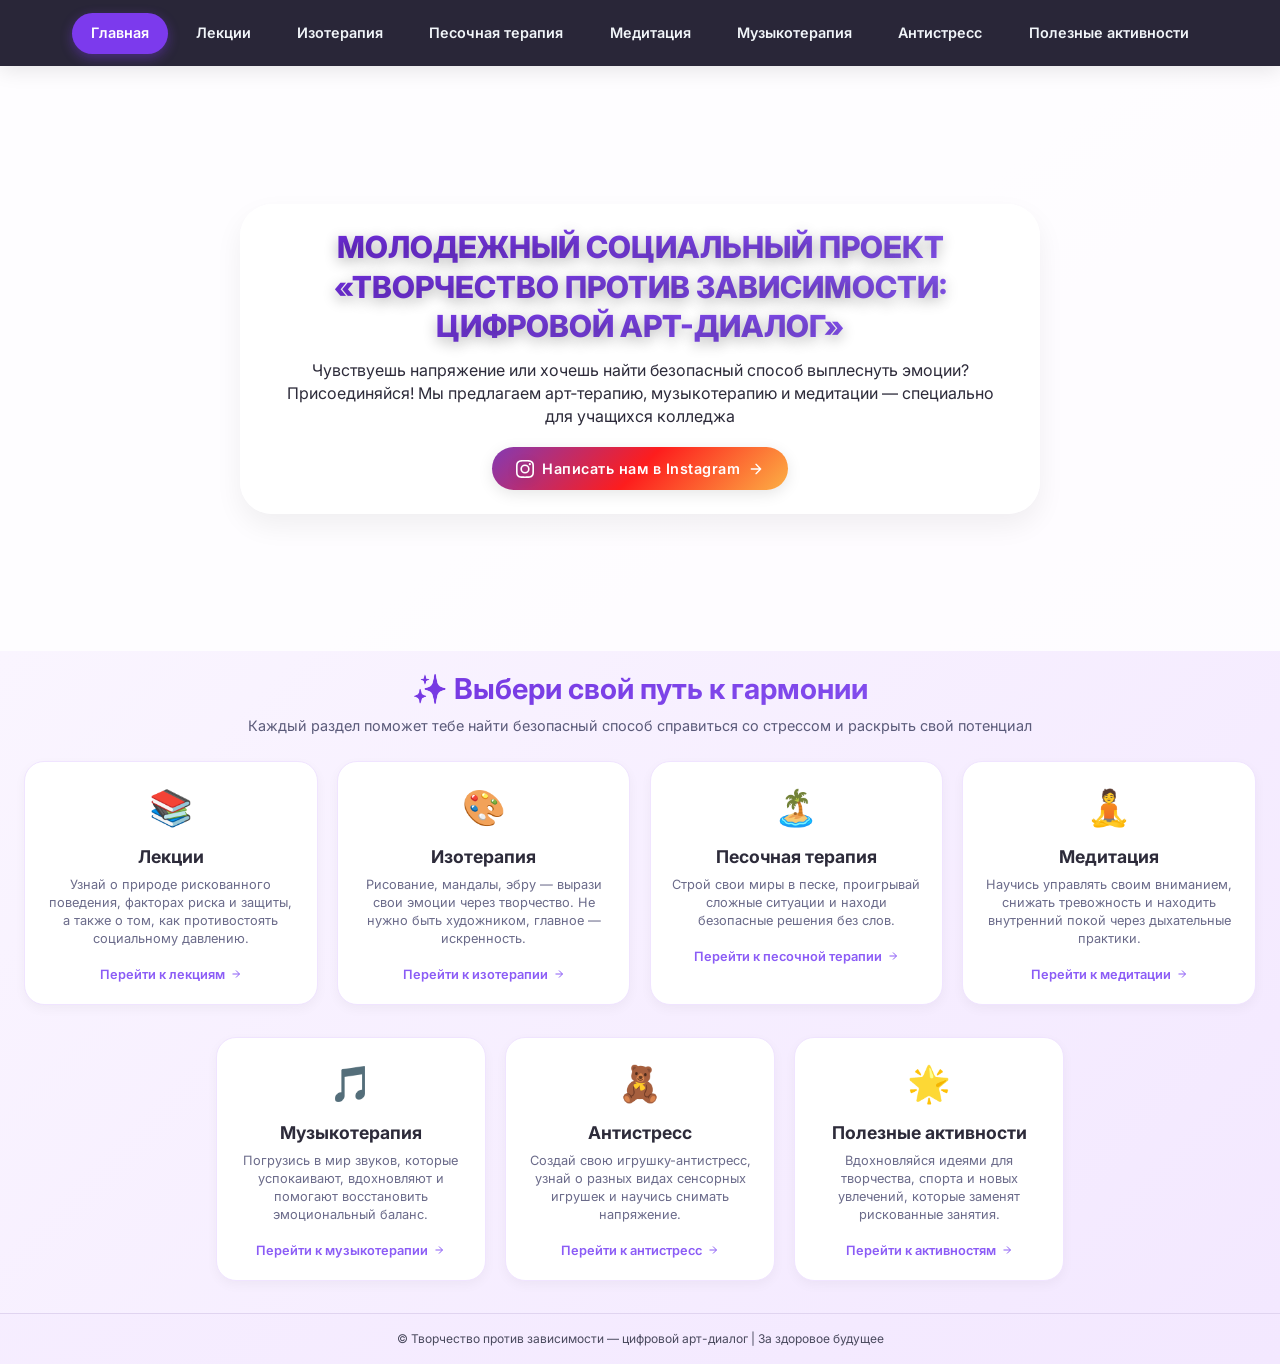
<file: index.html>
<!DOCTYPE html>
<html lang="ru">
<head>
    <meta charset="UTF-8">
    <meta name="viewport" content="width=device-width, initial-scale=1.0">
    <title>Главная | Творчество против зависимости</title>
    <link rel="preconnect" href="https://fonts.googleapis.com">
    <link rel="preconnect" href="https://fonts.gstatic.com" crossorigin>
    <link href="https://fonts.googleapis.com/css2?family=Inter:opsz,wght@14..32,300;14..32,400;14..32,500;14..32,600;14..32,700;14..32,800&display=swap" rel="stylesheet">
    <link rel="stylesheet" href="style.css">
    <style>
        /* Специальные стили ТОЛЬКО для главной страницы */
        body {
            background: linear-gradient(145deg, #faf5ff 0%, #f3e8ff 100%);
        }
        
        .hero {
            background-size: cover;
            background-position: center;
            min-height: 65vh;
            display: flex;
            align-items: center;
            justify-content: center;
            position: relative;
            padding: 1rem 0;
        }
        
        .hero::before {
            content: '';
            position: absolute;
            top: 0;
            left: 0;
            width: 100%;
            height: 100%;
            background: rgba(255, 255, 255, 0.85);
            z-index: 1;
        }
        
        .hero-content {
            position: relative;
            z-index: 2;
            max-width: 50rem;
            background: rgba(255, 255, 255, 0.96);
            backdrop-filter: blur(8px);
            border-radius: 32px;
            padding: 1.5rem 2rem;
            text-align: center;
            margin: 0.5rem;
            box-shadow: 0 12px 28px rgba(0, 0, 0, 0.06);
        }
        
        .hero-title {
            font-size: 1.9rem;
            font-weight: 800;
            background: linear-gradient(135deg, #6d28d9, #8b5cf6);
            -webkit-background-clip: text;
            background-clip: text;
            color: transparent;
            margin-bottom: 0.75rem;
            line-height: 1.3;
        }
        
        .hero-text {
            font-size: 1rem;
            color: #2d2b3a;
            margin-bottom: 1.2rem;
            line-height: 1.45;
        }
        
        .btn-instagram {
            display: inline-flex;
            align-items: center;
            justify-content: center;
            gap: 8px;
            background: linear-gradient(135deg, #833ab4 0%, #fd1d1d 50%, #fcb045 100%);
            padding: 0.65rem 1.5rem;
            border-radius: 50px;
            color: white;
            font-weight: 600;
            font-size: 0.9rem;
            text-decoration: none;
            transition: all 0.3s ease;
            position: relative;
            overflow: hidden;
            box-shadow: 0 4px 15px rgba(0, 0, 0, 0.1);
        }
        
        .btn-instagram::before {
            content: '';
            position: absolute;
            top: 0;
            left: -100%;
            width: 100%;
            height: 100%;
            background: linear-gradient(90deg, transparent, rgba(255, 255, 255, 0.3), transparent);
            transition: left 0.5s ease;
        }
        
        .btn-instagram:hover::before {
            left: 100%;
        }
        
        .btn-instagram:hover {
            transform: translateY(-2px);
            box-shadow: 0 6px 18px rgba(0, 0, 0, 0.15);
        }
        
        .instagram-icon {
            width: 18px;
            height: 18px;
        }
        
        .arrow-icon {
            width: 16px;
            height: 16px;
            transition: transform 0.3s ease;
        }
        
        .btn-instagram:hover .arrow-icon {
            transform: translateX(4px);
        }
        
        /* Секция с карточками разделов */
        .sections-section {
            padding: 1rem 1.5rem 2rem;
            background: linear-gradient(135deg, #faf5ff 0%, #f3e8ff 100%);
        }
        
        .sections-container {
            max-width: 1300px;
            margin: 0 auto;
        }
        
        .sections-title {
            text-align: center;
            font-size: 1.8rem;
            font-weight: 700;
            background: linear-gradient(135deg, #6d28d9, #8b5cf6);
            -webkit-background-clip: text;
            background-clip: text;
            color: transparent;
            margin-bottom: 0.3rem;
        }
        
        .sections-subtitle {
            text-align: center;
            color: #5b5b7a;
            font-size: 0.9rem;
            margin-bottom: 1.5rem;
        }
        
        /* Сетка для первых 4 карточек */
        .first-four-grid {
            display: grid;
            grid-template-columns: repeat(4, 1fr);
            gap: 1.2rem;
            margin-bottom: 2rem;
        }
        
        /* Сетка для последних 3 карточек - центрированная */
        .last-three-grid {
            display: flex;
            justify-content: center;
            gap: 1.2rem;
            flex-wrap: wrap;
        }
        
        .section-card {
            background: white;
            border-radius: 20px;
            padding: 1.2rem;
            text-align: center;
            text-decoration: none;
            transition: all 0.3s ease;
            box-shadow: 0 4px 12px rgba(0, 0, 0, 0.04);
            border: 1px solid #f0e4ff;
            display: block;
            flex: 0 1 270px;
        }
        
        .section-card:hover {
            transform: translateY(-4px);
            box-shadow: 0 10px 24px rgba(109, 40, 217, 0.1);
            border-color: #c4b5fd;
        }
        
        .card-icon {
            font-size: 2.2rem;
            margin-bottom: 0.6rem;
            display: inline-block;
        }
        
        .section-card h3 {
            font-size: 1.1rem;
            font-weight: 700;
            color: #2d2b3a;
            margin-bottom: 0.4rem;
        }
        
        .section-card p {
            font-size: 0.8rem;
            color: #6b6b8a;
            line-height: 1.4;
            margin-bottom: 0.8rem;
        }
        
        .card-link {
            display: inline-flex;
            align-items: center;
            gap: 5px;
            color: #8b5cf6;
            font-weight: 600;
            font-size: 0.8rem;
            transition: gap 0.3s ease;
        }
        
        .section-card:hover .card-link {
            gap: 8px;
        }
        
        .card-link svg {
            width: 12px;
            height: 12px;
            transition: transform 0.3s ease;
        }
        
        .section-card:hover .card-link svg {
            transform: translateX(3px);
        }
        
        /* Разные цвета для иконок карточек */
        .card-icon.lectures { color: #8b5cf6; }
        .card-icon.art { color: #ec489a; }
        .card-icon.sand { color: #f59e0b; }
        .card-icon.meditation { color: #10b981; }
        .card-icon.music { color: #3b82f6; }
        .card-icon.anti-stress { color: #ef4444; }
        .card-icon.activities { color: #14b8a6; }
        
        /* Футер с минимальными отступами */
        .footer {
            padding: 1rem;
            border-top: 1px solid #e0d4f0;
            margin-top: 0;
            font-size: 0.75rem;
        }
        
        @media (max-width: 1024px) {
            .first-four-grid {
                grid-template-columns: repeat(2, 1fr);
                gap: 1.2rem;
            }
            .last-three-grid {
                gap: 1.2rem;
            }
            .section-card {
                flex: 0 1 calc(33.33% - 1rem);
                min-width: 220px;
            }
        }
        
        @media (max-width: 768px) {
            .hero {
                min-height: 55vh;
                padding: 0.5rem 0;
            }
            .hero-title {
                font-size: 1.2rem;
            }
            .hero-content {
                padding: 1rem 1.2rem;
                margin: 0.3rem;
            }
            .hero-text {
                font-size: 0.85rem;
                margin-bottom: 1rem;
            }
            .btn-instagram {
                padding: 0.5rem 1rem;
                font-size: 0.75rem;
                gap: 5px;
            }
            .instagram-icon {
                width: 16px;
                height: 16px;
            }
            .arrow-icon {
                width: 14px;
                height: 14px;
            }
            .sections-section {
                padding: 0.8rem 1rem 1.5rem;
            }
            .sections-title {
                font-size: 1.3rem;
                margin-bottom: 0.2rem;
            }
            .sections-subtitle {
                font-size: 0.75rem;
                margin-bottom: 1rem;
            }
            .first-four-grid {
                grid-template-columns: 1fr;
                gap: 0.8rem;
                margin-bottom: 1.5rem;
            }
            .last-three-grid {
                flex-direction: column;
                align-items: center;
                gap: 0.8rem;
            }
            .section-card {
                flex: none;
                width: 100%;
                max-width: 100%;
                padding: 1rem;
            }
            .card-icon {
                font-size: 1.8rem;
                margin-bottom: 0.4rem;
            }
            .section-card h3 {
                font-size: 0.95rem;
                margin-bottom: 0.3rem;
            }
            .section-card p {
                font-size: 0.7rem;
                margin-bottom: 0.6rem;
            }
            .footer {
                padding: 0.8rem;
                font-size: 0.65rem;
            }
        }
        
        @media (max-width: 480px) {
            .hero-title {
                font-size: 1rem;
            }
            .hero-content {
                padding: 0.8rem 1rem;
            }
            .sections-title {
                font-size: 1.1rem;
            }
        }
    </style>
</head>
<body>
    <header class="header">
        <nav class="navbar">
            <div class="nav-container">
                <ul class="nav-menu">
                    <li><a href="index.html" class="nav-link active">Главная</a></li>
                    <li><a href="lectures.html" class="nav-link">Лекции</a></li>
                    <li><a href="izotherapy.html" class="nav-link">Изотерапия</a></li>
                    <li><a href="sand-therapy.html" class="nav-link">Песочная терапия</a></li>
                    <li><a href="meditation.html" class="nav-link">Медитация</a></li>
                    <li><a href="music-therapy.html" class="nav-link">Музыкотерапия</a></li>
                    <li><a href="anti-stress.html" class="nav-link">Антистресс</a></li>
                    <li><a href="activities.html" class="nav-link">Полезные активности</a></li>
                </ul>
            </div>
        </nav>
    </header>

    <main>
        <!-- Герой-секция -->
        <section class="hero" style="background-image: url('https://images.pexels.com/photos/7130560/pexels-photo-7130560.jpeg?auto=compress&cs=tinysrgb&w=1600');">
            <div class="hero-content">
                <h1 class="hero-title">МОЛОДЕЖНЫЙ СОЦИАЛЬНЫЙ ПРОЕКТ<br>«ТВОРЧЕСТВО ПРОТИВ ЗАВИСИМОСТИ: ЦИФРОВОЙ АРТ-ДИАЛОГ»</h1>
                <p class="hero-text">Чувствуешь напряжение или хочешь найти безопасный способ выплеснуть эмоции? Присоединяйся! Мы предлагаем арт‑терапию, музыкотерапию и медитации — специально для учащихся колледжа</p>
                <a href="https://ig.me/m/ggkst_1" target="_blank" class="btn-instagram">
                    <svg class="instagram-icon" viewBox="0 0 24 24" fill="currentColor" xmlns="http://www.w3.org/2000/svg">
                        <path d="M12 2.163c3.204 0 3.584.012 4.85.07 1.366.062 2.633.336 3.608 1.311.975.975 1.249 2.242 1.311 3.608.058 1.266.07 1.646.07 4.85s-.012 3.584-.07 4.85c-.062 1.366-.336 2.633-1.311 3.608-.975.975-2.242 1.249-3.608 1.311-1.266.058-1.646.07-4.85.07s-3.584-.012-4.85-.07c-1.366-.062-2.633-.336-3.608-1.311-.975-.975-1.249-2.242-1.311-3.608-.058-1.266-.07-1.646-.07-4.85s.012-3.584.07-4.85c.062-1.366.336-2.633 1.311-3.608.975-.975 2.242-1.249 3.608-1.311 1.266-.058 1.646-.07 4.85-.07zM12 0C8.741 0 8.332.014 7.052.072 5.772.13 4.905.332 4.142.63c-.79.314-1.46.736-2.128 1.404-.668.668-1.09 1.338-1.404 2.128-.298.763-.5 1.63-.558 2.91C.014 8.332 0 8.741 0 12c0 3.259.014 3.668.072 4.948.058 1.28.26 2.147.558 2.91.314.79.736 1.46 1.404 2.128.668.668 1.338 1.09 2.128 1.404.763.298 1.63.5 2.91.558 1.28.058 1.689.072 4.948.072s3.668-.014 4.948-.072c1.28-.058 2.147-.26 2.91-.558.79-.314 1.46-.736 2.128-1.404.668-.668 1.09-1.338 1.404-2.128.298-.763.5-1.63.558-2.91.058-1.28.072-1.689.072-4.948s-.014-3.668-.072-4.948c-.058-1.28-.26-2.147-.558-2.91-.314-.79-.736-1.46-1.404-2.128-.668-.668-1.338-1.09-2.128-1.404-.763-.298-1.63-.5-2.91-.558C15.668.014 15.259 0 12 0z"/>
                        <path d="M12 5.838a6.162 6.162 0 1 0 0 12.324 6.162 6.162 0 0 0 0-12.324zM12 16a4 4 0 1 1 0-8 4 4 0 0 1 0 8z"/>
                        <circle cx="18.406" cy="5.594" r="1.44"/>
                    </svg>
                    <span>Написать нам в Instagram</span>
                    <svg class="arrow-icon" viewBox="0 0 24 24" fill="none" stroke="currentColor" stroke-width="2" stroke-linecap="round" stroke-linejoin="round">
                        <path d="M5 12h14M12 5l7 7-7 7"/>
                    </svg>
                </a>
            </div>
        </section>

        <!-- Секция с карточками разделов -->
        <section class="sections-section">
            <div class="sections-container">
                <h2 class="sections-title">✨ Выбери свой путь к гармонии</h2>
                <p class="sections-subtitle">Каждый раздел поможет тебе найти безопасный способ справиться со стрессом и раскрыть свой потенциал</p>
                
                <!-- Первые 4 карточки -->
                <div class="first-four-grid">
                    <a href="lectures.html" class="section-card">
                        <div class="card-icon lectures">📚</div>
                        <h3>Лекции</h3>
                        <p>Узнай о природе рискованного поведения, факторах риска и защиты, а также о том, как противостоять социальному давлению.</p>
                        <span class="card-link">
                            Перейти к лекциям
                            <svg viewBox="0 0 24 24" fill="none" stroke="currentColor" stroke-width="2">
                                <path d="M5 12h14M12 5l7 7-7 7"/>
                            </svg>
                        </span>
                    </a>
                    
                    <a href="izotherapy.html" class="section-card">
                        <div class="card-icon art">🎨</div>
                        <h3>Изотерапия</h3>
                        <p>Рисование, мандалы, эбру — вырази свои эмоции через творчество. Не нужно быть художником, главное — искренность.</p>
                        <span class="card-link">
                            Перейти к изотерапии
                            <svg viewBox="0 0 24 24" fill="none" stroke="currentColor" stroke-width="2">
                                <path d="M5 12h14M12 5l7 7-7 7"/>
                            </svg>
                        </span>
                    </a>
                    
                    <a href="sand-therapy.html" class="section-card">
                        <div class="card-icon sand">🏝️</div>
                        <h3>Песочная терапия</h3>
                        <p>Строй свои миры в песке, проигрывай сложные ситуации и находи безопасные решения без слов.</p>
                        <span class="card-link">
                            Перейти к песочной терапии
                            <svg viewBox="0 0 24 24" fill="none" stroke="currentColor" stroke-width="2">
                                <path d="M5 12h14M12 5l7 7-7 7"/>
                            </svg>
                        </span>
                    </a>
                    
                    <a href="meditation.html" class="section-card">
                        <div class="card-icon meditation">🧘</div>
                        <h3>Медитация</h3>
                        <p>Научись управлять своим вниманием, снижать тревожность и находить внутренний покой через дыхательные практики.</p>
                        <span class="card-link">
                            Перейти к медитации
                            <svg viewBox="0 0 24 24" fill="none" stroke="currentColor" stroke-width="2">
                                <path d="M5 12h14M12 5l7 7-7 7"/>
                            </svg>
                        </span>
                    </a>
                </div>
                
                <!-- Последние 3 карточки - центрированные -->
                <div class="last-three-grid">
                    <a href="music-therapy.html" class="section-card">
                        <div class="card-icon music">🎵</div>
                        <h3>Музыкотерапия</h3>
                        <p>Погрузись в мир звуков, которые успокаивают, вдохновляют и помогают восстановить эмоциональный баланс.</p>
                        <span class="card-link">
                            Перейти к музыкотерапии
                            <svg viewBox="0 0 24 24" fill="none" stroke="currentColor" stroke-width="2">
                                <path d="M5 12h14M12 5l7 7-7 7"/>
                            </svg>
                        </span>
                    </a>
                    
                    <a href="anti-stress.html" class="section-card">
                        <div class="card-icon anti-stress">🧸</div>
                        <h3>Антистресс</h3>
                        <p>Создай свою игрушку-антистресс, узнай о разных видах сенсорных игрушек и научись снимать напряжение.</p>
                        <span class="card-link">
                            Перейти к антистресс
                            <svg viewBox="0 0 24 24" fill="none" stroke="currentColor" stroke-width="2">
                                <path d="M5 12h14M12 5l7 7-7 7"/>
                            </svg>
                        </span>
                    </a>
                    
                    <a href="activities.html" class="section-card">
                        <div class="card-icon activities">🌟</div>
                        <h3>Полезные активности</h3>
                        <p>Вдохновляйся идеями для творчества, спорта и новых увлечений, которые заменят рискованные занятия.</p>
                        <span class="card-link">
                            Перейти к активностям
                            <svg viewBox="0 0 24 24" fill="none" stroke="currentColor" stroke-width="2">
                                <path d="M5 12h14M12 5l7 7-7 7"/>
                            </svg>
                        </span>
                    </a>
                </div>
            </div>
        </section>
    </main>

    <footer class="footer">
        <p>© Творчество против зависимости — цифровой арт-диалог | За здоровое будущее</p>
    </footer>

    <script src="main.js"></script>
</body>
</html>
</file>
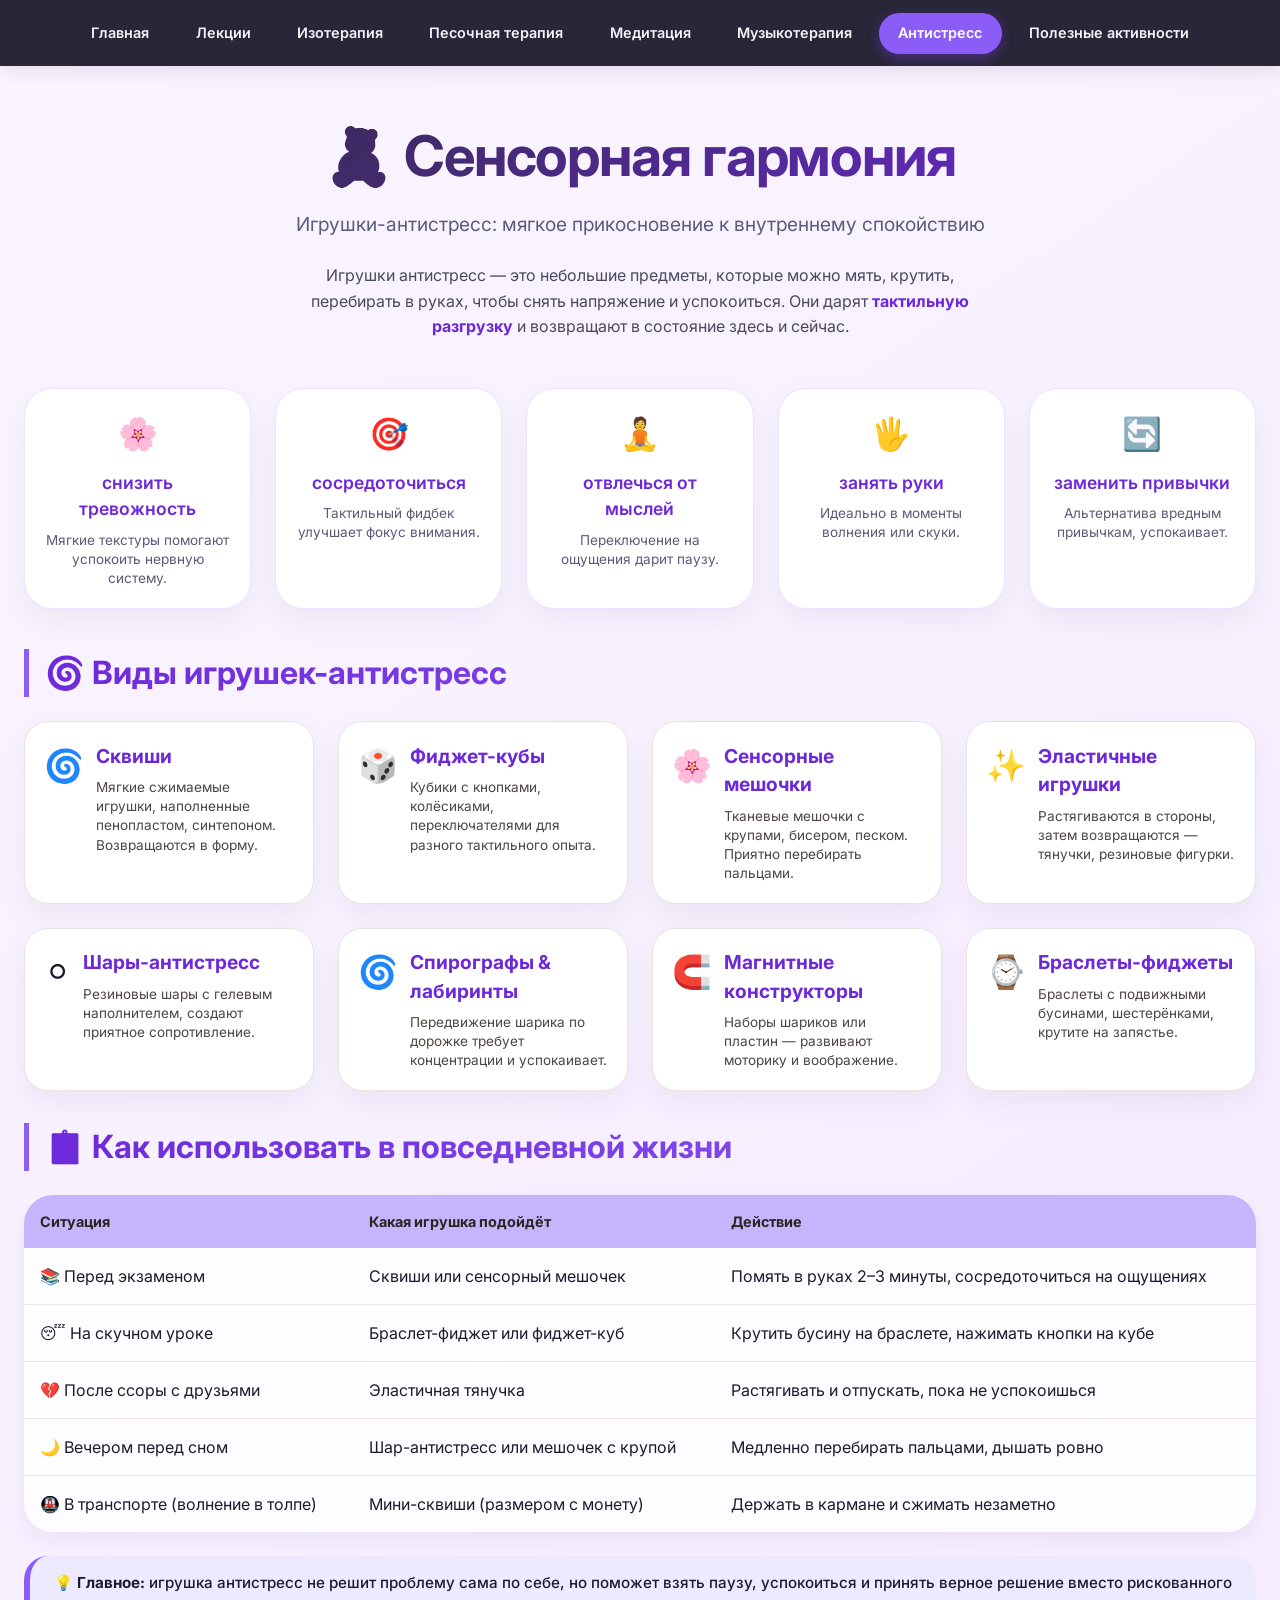
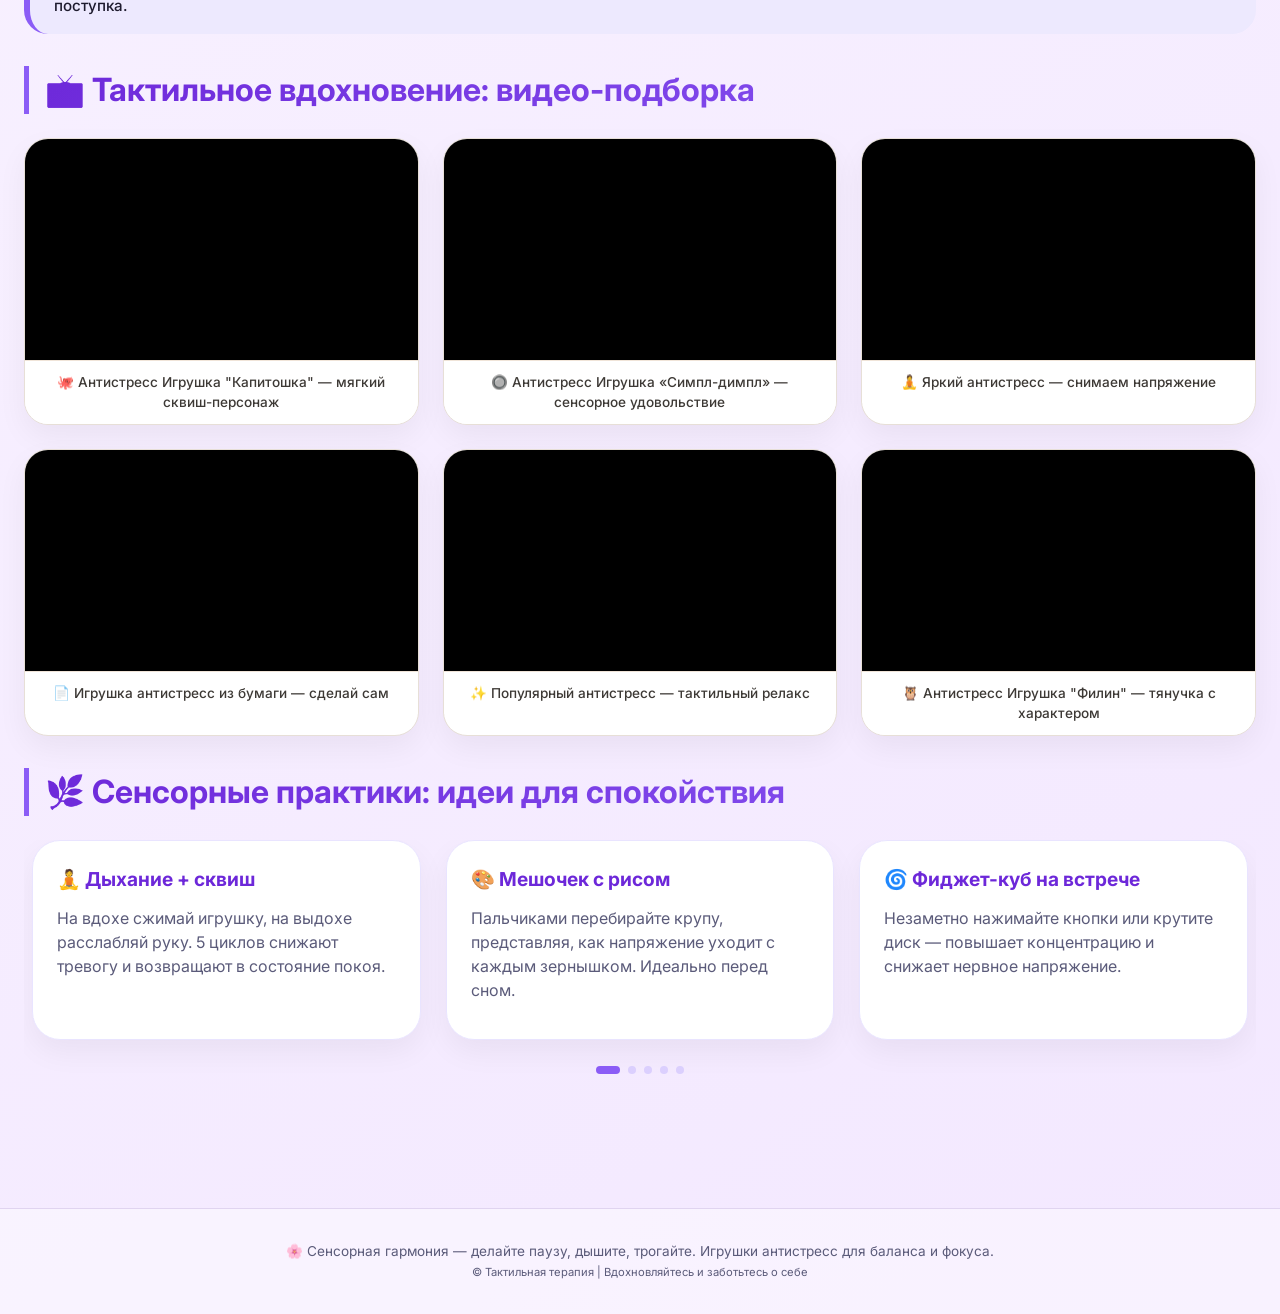
<file: anti-stress.html>
<!DOCTYPE html>
<html lang="ru">
<head>
    <meta charset="UTF-8">
    <meta name="viewport" content="width=device-width, initial-scale=1.0">
    <title>Антистресс игрушки | Творчество против зависимости</title>
    <link rel="preconnect" href="https://fonts.googleapis.com">
    <link rel="preconnect" href="https://fonts.gstatic.com" crossorigin>
    <link href="https://fonts.googleapis.com/css2?family=Inter:opsz,wght@14..32,300;14..32,400;14..32,500;14..32,600;14..32,700;14..32,800&display=swap" rel="stylesheet">
    <link rel="stylesheet" href="https://cdn.jsdelivr.net/npm/swiper@11/swiper-bundle.min.css"/>
    <style>
        * {
            margin: 0;
            padding: 0;
            box-sizing: border-box;
        }

        :root {
            --bg-gradient: linear-gradient(145deg, #faf5ff 0%, #f3e8ff 100%);
            --card-white: #ffffff;
            --primary: #8b5cf6;
            --primary-dark: #6d28d9;
            --primary-light: #c4b5fd;
            --primary-soft: #ede9fe;
            --text-dark: #1e1b2e;
            --text-muted: #5b5b7a;
            --shadow-sm: 0 12px 30px rgba(0, 0, 0, 0.05);
            --shadow-hover: 0 20px 35px -12px rgba(109, 40, 217, 0.2);
        }

        body {
            font-family: 'Inter', system-ui, -apple-system, sans-serif;
            background: var(--bg-gradient);
            color: var(--text-dark);
            line-height: 1.5;
            min-height: 100vh;
            overflow-x: hidden;
        }

        .header {
            background: rgba(30, 27, 46, 0.95);
            backdrop-filter: blur(16px);
            position: sticky;
            top: 0;
            z-index: 1000;
            box-shadow: 0 4px 20px rgba(0, 0, 0, 0.1);
        }

        .navbar {
            max-width: 1400px;
            margin: 0 auto;
            padding: 0.8rem 1.5rem;
        }

        .nav-container {
            width: 100%;
        }

        .nav-menu {
            display: flex;
            flex-wrap: wrap;
            justify-content: center;
            gap: 0.5rem;
            list-style: none;
        }

        .nav-menu li a {
            display: inline-block;
            padding: 0.6rem 1.2rem;
            font-size: 0.9rem;
            font-weight: 600;
            border-radius: 40px;
            color: #f1f5f9;
            text-decoration: none;
            transition: all 0.25s ease;
        }

        .nav-menu li a:hover {
            background: rgba(255, 255, 255, 0.2);
            transform: translateY(-2px);
        }

        .nav-menu li a.active {
            background: var(--primary);
            color: white;
            box-shadow: 0 4px 12px rgba(124, 58, 237, 0.4);
        }

        main {
            max-width: 1300px;
            margin: 0 auto;
            padding: 2rem 1.5rem 3rem;
            overflow-x: hidden;
        }

        /* Hero section */
        .hero-section {
            text-align: center;
            margin-bottom: 2rem;
            padding: 1rem 1rem;
        }

        .hero-title {
            font-size: 3.5rem;
            font-weight: 700;
            background: linear-gradient(135deg, #2d2b3a, #6d28d9);
            -webkit-background-clip: text;
            background-clip: text;
            color: transparent;
            letter-spacing: -0.02em;
            margin-bottom: 0.75rem;
        }

        .hero-subtitle {
            font-size: 1.2rem;
            color: #5b5b7a;
            font-weight: 400;
            margin-bottom: 1.5rem;
        }

        .hero-description {
            max-width: 700px;
            margin: 0 auto;
            color: #4a4a5e;
            font-size: 1rem;
            line-height: 1.6;
        }

        .hero-description strong {
            color: #6d28d9;
        }

        /* Cards grid */
        .cards-grid {
            display: grid;
            grid-template-columns: repeat(auto-fit, minmax(210px, 1fr));
            gap: 1.5rem;
            margin: 2rem 0 2.5rem;
        }

        .card {
            background: var(--card-white);
            border-radius: 28px;
            padding: 1.3rem;
            box-shadow: var(--shadow-sm);
            transition: 0.25s;
            border: 1px solid #e9e4ff;
            text-align: center;
        }

        .card:hover {
            transform: translateY(-4px);
            box-shadow: var(--shadow-hover);
        }

        .card-icon {
            font-size: 2rem;
            margin-bottom: 0.75rem;
            display: block;
        }

        .card h4 {
            color: var(--primary-dark);
            font-size: 1.1rem;
            margin-bottom: 0.5rem;
            font-weight: 600;
        }

        .card p {
            font-size: 0.85rem;
            color: var(--text-muted);
            line-height: 1.4;
        }

        /* Section headers */
        .section-header {
            font-size: 2rem;
            font-weight: 700;
            background: linear-gradient(135deg, var(--primary-dark), var(--primary));
            -webkit-background-clip: text;
            background-clip: text;
            color: transparent;
            margin: 2rem 0 1.2rem 0;
            border-left: 5px solid var(--primary);
            padding-left: 1rem;
        }

        /* Info note */
        .info-note {
            background: var(--primary-soft);
            border-left: 6px solid var(--primary);
            padding: 1rem 1.5rem;
            border-radius: 24px;
            margin: 1.5rem 0;
            font-weight: 500;
            font-size: 0.95rem;
        }

        /* Types grid */
        .types-grid {
            display: grid;
            grid-template-columns: repeat(auto-fill, minmax(280px, 1fr));
            gap: 1.5rem;
            margin: 1.5rem 0;
        }

        .type-card {
            background: white;
            border-radius: 24px;
            padding: 1.2rem;
            border: 1px solid #ece3db;
            transition: 0.2s;
            box-shadow: var(--shadow-sm);
            display: flex;
            align-items: flex-start;
            gap: 12px;
        }

        .type-card:hover {
            transform: translateY(-3px);
            border-color: var(--primary-light);
        }

        .type-icon {
            font-size: 2rem;
            flex-shrink: 0;
        }

        .type-content {
            flex: 1;
        }

        .type-title {
            font-weight: 700;
            font-size: 1.2rem;
            margin-bottom: 0.5rem;
            color: var(--primary-dark);
        }

        .type-desc {
            color: #4b4743;
            font-size: 0.85rem;
            line-height: 1.4;
        }

        /* Table */
        .styled-table {
            width: 100%;
            border-collapse: separate;
            border-spacing: 0;
            background: #ffffffd9;
            border-radius: 1.8rem;
            overflow: hidden;
            box-shadow: 0 8px 20px rgba(0,0,0,0.05);
            margin: 1.5rem 0;
        }

        .styled-table th {
            background: var(--primary-light);
            padding: 1rem;
            font-weight: 700;
            font-size: 0.9rem;
            color: #2b2520;
            text-align: left;
        }

        .styled-table td {
            padding: 1rem;
            border-bottom: 1px solid #f0e7df;
            vertical-align: top;
        }

        .styled-table tr:last-child td {
            border-bottom: none;
        }

        /* Video grid */
        .video-grid {
            display: grid;
            grid-template-columns: repeat(auto-fit, minmax(300px, 1fr));
            gap: 1.5rem;
            margin: 1.5rem 0;
        }

        .video-card {
            background: white;
            border-radius: 1.5rem;
            overflow: hidden;
            box-shadow: var(--shadow-sm);
            transition: 0.2s;
            border: 1px solid #e7dfd7;
        }

        .video-card:hover {
            transform: translateY(-4px);
            box-shadow: var(--shadow-hover);
        }

        .video-wrapper {
            position: relative;
            width: 100%;
            padding-bottom: 56.25%;
            background: #000;
        }

        .video-wrapper iframe {
            position: absolute;
            top: 0;
            left: 0;
            width: 100%;
            height: 100%;
            border: 0;
        }

        .video-caption {
            padding: 0.7rem 1rem;
            font-weight: 500;
            font-size: 0.85rem;
            background: white;
            color: #3d3935;
            text-align: center;
            border-top: 1px solid #f0e4d8;
        }

        /* Swiper styles - ИСПРАВЛЕННЫЕ */
        .swiper-container {
            width: 100%;
            overflow: hidden;
            position: relative;
            margin: 1.5rem 0 2.5rem;
            padding: 0 0.5rem;
        }

        .swiper {
            width: 100%;
            overflow: visible;
        }

        .swiper-wrapper {
            display: flex;
        }

        .swiper-slide {
            height: auto;
            flex-shrink: 0;
        }

        .sand-card {
            background: white;
            border-radius: 28px;
            padding: 1.5rem;
            box-shadow: var(--shadow-sm);
            min-height: 200px;
            border: 1px solid #e9e4ff;
            transition: all 0.3s ease;
            height: 100%;
        }

        .sand-card:hover {
            transform: translateY(-5px);
            box-shadow: var(--shadow-hover);
            border-color: var(--primary-light);
        }

        .sand-card h4 {
            color: var(--primary-dark);
            margin-bottom: 0.8rem;
            font-size: 1.2rem;
        }

        .sand-card p {
            color: var(--text-muted);
            line-height: 1.5;
        }

        .swiper-pagination {
            position: relative;
            bottom: auto;
            margin-top: 1.5rem;
            text-align: center;
        }

        .swiper-pagination-bullet {
            background: var(--primary-light);
            opacity: 0.5;
            width: 8px;
            height: 8px;
        }

        .swiper-pagination-bullet-active {
            background: var(--primary);
            opacity: 1;
            width: 24px;
            border-radius: 4px;
        }

        .footer {
            text-align: center;
            padding: 2rem 1rem;
            color: var(--text-muted);
            border-top: 1px solid #e0d4f0;
            margin-top: 2rem;
            background: rgba(255,255,255,0.4);
            font-size: 0.85rem;
        }

        @media (max-width: 768px) {
            .hero-title { font-size: 2.2rem; }
            .section-header { font-size: 1.5rem; }
            .type-card { padding: 1rem; }
            .type-icon { font-size: 1.6rem; }
            .cards-grid { gap: 1rem; }
            .card { padding: 1rem; }
            .sand-card { padding: 1rem; }
        }
    </style>
</head>
<body>
    <header class="header">
        <nav class="navbar">
            <div class="nav-container">
                <ul class="nav-menu">
                    <li><a href="index.html" class="nav-link">Главная</a></li>
                    <li><a href="lectures.html" class="nav-link">Лекции</a></li>
                    <li><a href="izotherapy.html" class="nav-link">Изотерапия</a></li>
                    <li><a href="sand-therapy.html" class="nav-link">Песочная терапия</a></li>
                    <li><a href="meditation.html" class="nav-link">Медитация</a></li>
                    <li><a href="music-therapy.html" class="nav-link">Музыкотерапия</a></li>
                    <li><a href="anti-stress.html" class="nav-link active">Антистресс</a></li>
                    <li><a href="activities.html" class="nav-link">Полезные активности</a></li>
                </ul>
            </div>
        </nav>
    </header>

    <main>
        <!-- Заголовок -->
        <div class="hero-section">
            <h1 class="hero-title">🧸 Сенсорная гармония</h1>
            <p class="hero-subtitle">Игрушки-антистресс: мягкое прикосновение к внутреннему спокойствию</p>
            <div class="hero-description">
                Игрушки антистресс — это небольшие предметы, которые можно мять, крутить, перебирать в руках, чтобы снять напряжение и успокоиться. Они дарят <strong>тактильную разгрузку</strong> и возвращают в состояние здесь и сейчас.
            </div>
        </div>

        <!-- Подробные карточки преимуществ -->
        <div class="cards-grid">
            <div class="card">
                <span class="card-icon">🌸</span>
                <h4>снизить тревожность</h4>
                <p>Мягкие текстуры помогают успокоить нервную систему.</p>
            </div>
            <div class="card">
                <span class="card-icon">🎯</span>
                <h4>сосредоточиться</h4>
                <p>Тактильный фидбек улучшает фокус внимания.</p>
            </div>
            <div class="card">
                <span class="card-icon">🧘</span>
                <h4>отвлечься от мыслей</h4>
                <p>Переключение на ощущения дарит паузу.</p>
            </div>
            <div class="card">
                <span class="card-icon">🖐️</span>
                <h4>занять руки</h4>
                <p>Идеально в моменты волнения или скуки.</p>
            </div>
            <div class="card">
                <span class="card-icon">🔄</span>
                <h4>заменить привычки</h4>
                <p>Альтернатива вредным привычкам, успокаивает.</p>
            </div>
        </div>

        <!-- Виды игрушек-антистресс -->
        <h2 class="section-header">🌀 Виды игрушек-антистресс</h2>
        <div class="types-grid">
            <div class="type-card">
                <div class="type-icon">🌀</div>
                <div class="type-content">
                    <div class="type-title">Сквиши</div>
                    <div class="type-desc">Мягкие сжимаемые игрушки, наполненные пенопластом, синтепоном. Возвращаются в форму.</div>
                </div>
            </div>
            <div class="type-card">
                <div class="type-icon">🎲</div>
                <div class="type-content">
                    <div class="type-title">Фиджет-кубы</div>
                    <div class="type-desc">Кубики с кнопками, колёсиками, переключателями для разного тактильного опыта.</div>
                </div>
            </div>
            <div class="type-card">
                <div class="type-icon">🌸</div>
                <div class="type-content">
                    <div class="type-title">Сенсорные мешочки</div>
                    <div class="type-desc">Тканевые мешочки с крупами, бисером, песком. Приятно перебирать пальцами.</div>
                </div>
            </div>
            <div class="type-card">
                <div class="type-icon">✨</div>
                <div class="type-content">
                    <div class="type-title">Эластичные игрушки</div>
                    <div class="type-desc">Растягиваются в стороны, затем возвращаются — тянучки, резиновые фигурки.</div>
                </div>
            </div>
            <div class="type-card">
                <div class="type-icon">⚪</div>
                <div class="type-content">
                    <div class="type-title">Шары-антистресс</div>
                    <div class="type-desc">Резиновые шары с гелевым наполнителем, создают приятное сопротивление.</div>
                </div>
            </div>
            <div class="type-card">
                <div class="type-icon">🌀</div>
                <div class="type-content">
                    <div class="type-title">Спирографы & лабиринты</div>
                    <div class="type-desc">Передвижение шарика по дорожке требует концентрации и успокаивает.</div>
                </div>
            </div>
            <div class="type-card">
                <div class="type-icon">🧲</div>
                <div class="type-content">
                    <div class="type-title">Магнитные конструкторы</div>
                    <div class="type-desc">Наборы шариков или пластин — развивают моторику и воображение.</div>
                </div>
            </div>
            <div class="type-card">
                <div class="type-icon">⌚</div>
                <div class="type-content">
                    <div class="type-title">Браслеты-фиджеты</div>
                    <div class="type-desc">Браслеты с подвижными бусинами, шестерёнками, крутите на запястье.</div>
                </div>
            </div>
        </div>

        <!-- Таблица с ситуациями -->
        <h2 class="section-header">📋 Как использовать в повседневной жизни</h2>
        <table class="styled-table">
            <thead>
                <tr><th>Ситуация</th><th>Какая игрушка подойдёт</th><th>Действие</th></tr>
            </thead>
            <tbody>
                <tr><td>📚 Перед экзаменом</td><td>Сквиши или сенсорный мешочек</td><td>Помять в руках 2–3 минуты, сосредоточиться на ощущениях</td></tr>
                <tr><td>😴 На скучном уроке</td><td>Браслет-фиджет или фиджет-куб</td><td>Крутить бусину на браслете, нажимать кнопки на кубе</td></tr>
                <tr><td>💔 После ссоры с друзьями</td><td>Эластичная тянучка</td><td>Растягивать и отпускать, пока не успокоишься</td></tr>
                <tr><td>🌙 Вечером перед сном</td><td>Шар-антистресс или мешочек с крупой</td><td>Медленно перебирать пальцами, дышать ровно</td></tr>
                <tr><td>🚇 В транспорте (волнение в толпе)</td><td>Мини-сквиши (размером с монету)</td><td>Держать в кармане и сжимать незаметно</td></tr>
            </tbody>
        </table>

        <div class="info-note">
            💡 <strong>Главное:</strong> игрушка антистресс не решит проблему сама по себе, но поможет взять паузу, успокоиться и принять верное решение вместо рискованного поступка.
        </div>

        <!-- Видео-подборка -->
        <h2 class="section-header">📺 Тактильное вдохновение: видео-подборка</h2>
        <div class="video-grid">
            <div class="video-card">
                <div class="video-wrapper">
                    <iframe src="https://www.youtube.com/embed/8pMKTVrHM1Y" title="Капитошка антистресс" frameborder="0" allow="accelerometer; autoplay; clipboard-write; encrypted-media; gyroscope; picture-in-picture" allowfullscreen></iframe>
                </div>
                <div class="video-caption">🐙 Антистресс Игрушка "Капитошка" — мягкий сквиш-персонаж</div>
            </div>
            <div class="video-card">
                <div class="video-wrapper">
                    <iframe src="https://www.youtube.com/embed/tZ7uPz8JBbQ" title="Симпл-димпл антистресс" frameborder="0" allow="accelerometer; autoplay; clipboard-write; encrypted-media; gyroscope; picture-in-picture" allowfullscreen></iframe>
                </div>
                <div class="video-caption">🔘 Антистресс Игрушка «Симпл-димпл» — сенсорное удовольствие</div>
            </div>
            <div class="video-card">
                <div class="video-wrapper">
                    <iframe src="https://www.youtube.com/embed/Fnx8ApcTNdw" title="Антистресс игрушка обзор" frameborder="0" allow="accelerometer; autoplay; clipboard-write; encrypted-media; gyroscope; picture-in-picture" allowfullscreen></iframe>
                </div>
                <div class="video-caption">🧘 Яркий антистресс — снимаем напряжение</div>
            </div>
            <div class="video-card">
                <div class="video-wrapper">
                    <iframe src="https://www.youtube.com/embed/0oxSZ7GKduc?si=0mOM10fqHoA6MW_V" title="Антистресс игрушка из бумаги" frameborder="0" allow="accelerometer; autoplay; clipboard-write; encrypted-media; gyroscope; picture-in-picture" allowfullscreen></iframe>
                </div>
                <div class="video-caption">📄 Игрушка антистресс из бумаги — сделай сам</div>
            </div>
            <div class="video-card">
                <div class="video-wrapper">
                    <iframe src="https://www.youtube.com/embed/DOj1yGAbnC8" title="Антистресс хит" frameborder="0" allow="accelerometer; autoplay; clipboard-write; encrypted-media; gyroscope; picture-in-picture" allowfullscreen></iframe>
                </div>
                <div class="video-caption">✨ Популярный антистресс — тактильный релакс</div>
            </div>
            <div class="video-card">
                <div class="video-wrapper">
                    <iframe src="https://www.youtube.com/embed/aZYMbaQ5-Ro" title="Филин антистресс" frameborder="0" allow="accelerometer; autoplay; clipboard-write; encrypted-media; gyroscope; picture-in-picture" allowfullscreen></iframe>
                </div>
                <div class="video-caption">🦉 Антистресс Игрушка "Филин" — тянучка с характером</div>
            </div>
        </div>

        <!-- Сенсорные практики Swiper (ИСПРАВЛЕННЫЙ) -->
        <h2 class="section-header">🌿 Сенсорные практики: идеи для спокойствия</h2>
        <div class="swiper-container">
            <div class="swiper">
                <div class="swiper-wrapper">
                    <div class="swiper-slide">
                        <div class="sand-card">
                            <h4>🧘 Дыхание + сквиш</h4>
                            <p>На вдохе сжимай игрушку, на выдохе расслабляй руку. 5 циклов снижают тревогу и возвращают в состояние покоя.</p>
                        </div>
                    </div>
                    <div class="swiper-slide">
                        <div class="sand-card">
                            <h4>🎨 Мешочек с рисом</h4>
                            <p>Пальчиками перебирайте крупу, представляя, как напряжение уходит с каждым зернышком. Идеально перед сном.</p>
                        </div>
                    </div>
                    <div class="swiper-slide">
                        <div class="sand-card">
                            <h4>🌀 Фиджет-куб на встрече</h4>
                            <p>Незаметно нажимайте кнопки или крутите диск — повышает концентрацию и снижает нервное напряжение.</p>
                        </div>
                    </div>
                    <div class="swiper-slide">
                        <div class="sand-card">
                            <h4>🌙 Лабиринт-спирограф</h4>
                            <p>Перед сном проведите шарик по дорожке, фокусируясь на плавных движениях. Медитативный эффект гарантирован.</p>
                        </div>
                    </div>
                    <div class="swiper-slide">
                        <div class="sand-card">
                            <h4>✨ Тактильный мешочек</h4>
                            <p>Носите с собой маленький мешочек с разными текстурами. В моменты стресса просто перебирайте содержимое.</p>
                        </div>
                    </div>
                </div>
                <div class="swiper-pagination"></div>
            </div>
        </div>
    </main>

    <footer class="footer">
        🌸 Сенсорная гармония — делайте паузу, дышите, трогайте. Игрушки антистресс для баланса и фокуса.<br>
        <span style="font-size: 0.7rem;">© Тактильная терапия | Вдохновляйтесь и заботьтесь о себе</span>
    </footer>

    <script src="https://cdn.jsdelivr.net/npm/swiper@11/swiper-bundle.min.js"></script>
    <script>
        document.addEventListener('DOMContentLoaded', function() {
            const swiper = new Swiper('.swiper', {
                loop: true,
                slidesPerView: 1,
                spaceBetween: 20,
                pagination: {
                    el: '.swiper-pagination',
                    clickable: true,
                },
                autoplay: {
                    delay: 4000,
                    disableOnInteraction: false,
                },
                breakpoints: {
                    640: {
                        slidesPerView: 2,
                        spaceBetween: 20,
                    },
                    1024: {
                        slidesPerView: 3,
                        spaceBetween: 25,
                    }
                },
                speed: 600,
                effect: 'slide',
                grabCursor: true,
            });
        });
    </script>
</body>
</html>
</file>
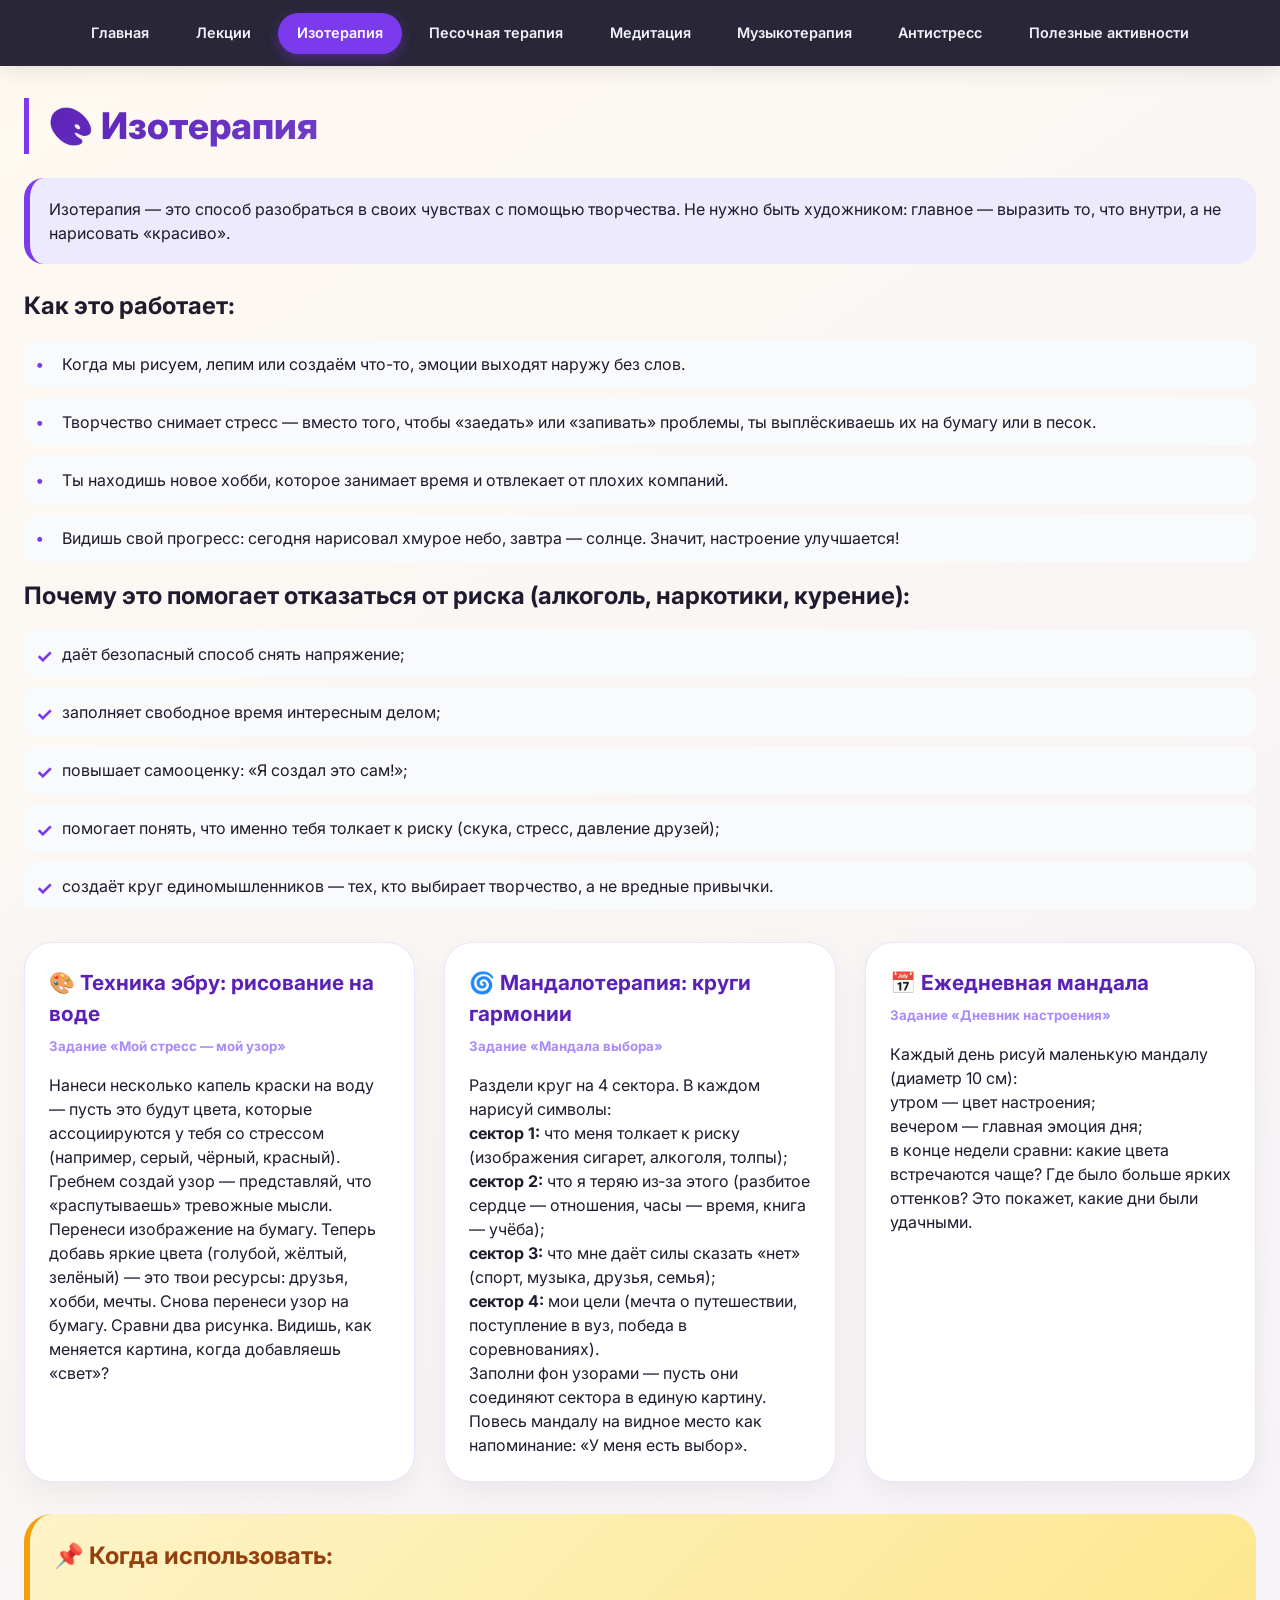
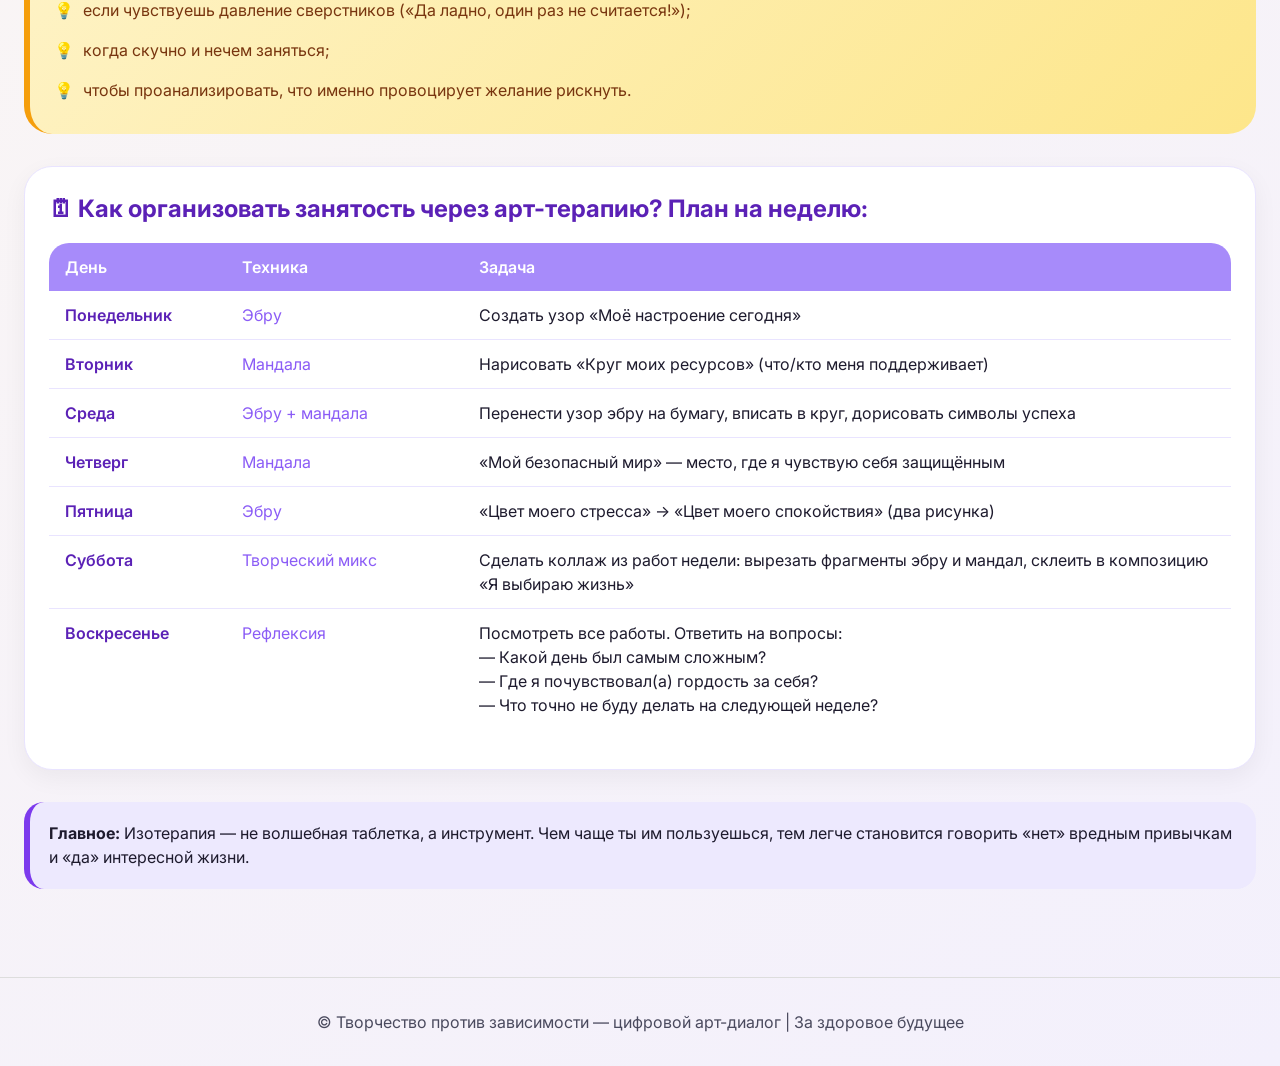
<file: izotherapy.html>
<!DOCTYPE html>
<html lang="ru">
<head>
    <meta charset="UTF-8">
    <meta name="viewport" content="width=device-width, initial-scale=1.0">
    <title>Изотерапия | Творчество против зависимости</title>
    <link rel="preconnect" href="https://fonts.googleapis.com">
    <link rel="preconnect" href="https://fonts.gstatic.com" crossorigin>
    <link href="https://fonts.googleapis.com/css2?family=Inter:opsz,wght@14..32,300;14..32,400;14..32,500;14..32,600;14..32,700;14..32,800&display=swap" rel="stylesheet">
    <link rel="stylesheet" href="style.css">
    <style>
        /* Дополнительные стили для страницы изотерапии */
        .when-use {
            background: linear-gradient(135deg, #fef3c7 0%, #fde68a 100%);
            border-radius: 28px;
            padding: 1.5rem;
            margin: 2rem 0;
            border-left: 6px solid #f59e0b;
        }
        
        .when-use h2 {
            color: #92400e;
            margin-bottom: 1rem;
            font-size: 1.5rem;
        }
        
        .when-use ul {
            list-style: none;
            margin: 0;
        }
        
        .when-use li {
            padding: 0.5rem 0 0.5rem 1.8rem;
            position: relative;
            color: #78350f;
        }
        
        .when-use li::before {
            content: "💡";
            position: absolute;
            left: 0;
            top: 0.5rem;
        }
        
        .weekly-plan {
            background: white;
            border-radius: 28px;
            padding: 1.5rem;
            margin: 2rem 0;
            box-shadow: 0 8px 25px rgba(0, 0, 0, 0.05);
            border: 1px solid #e9e4ff;
        }
        
        .weekly-plan h2 {
            color: var(--primary-dark);
            margin-bottom: 1rem;
            font-size: 1.5rem;
        }
        
        .plan-table {
            width: 100%;
            border-collapse: collapse;
            margin: 1rem 0;
            border-radius: 20px;
            overflow: hidden;
        }
        
        .plan-table th {
            background: var(--primary-light);
            color: white;
            padding: 12px 16px;
            font-weight: 600;
            text-align: left;
        }
        
        .plan-table td {
            padding: 12px 16px;
            border-bottom: 1px solid #e9e4ff;
            vertical-align: top;
        }
        
        .plan-table tr:last-child td {
            border-bottom: none;
        }
        
        .plan-table tr:hover {
            background: #faf5ff;
        }
        
        .day-cell {
            font-weight: 600;
            color: var(--primary-dark);
            width: 15%;
        }
        
        .tech-cell {
            width: 20%;
            color: #8b5cf6;
        }
        
        .task-cell {
            width: 65%;
        }
        
        @media (max-width: 768px) {
            .plan-table th,
            .plan-table td {
                padding: 8px 10px;
                font-size: 0.85rem;
            }
            .day-cell,
            .tech-cell,
            .task-cell {
                width: auto;
            }
        }
    </style>
</head>
<body>
    <header class="header">
        <nav class="navbar">
            <div class="nav-container">
                <ul class="nav-menu">
                    <li><a href="index.html" class="nav-link">Главная</a></li>
                    <li><a href="lectures.html" class="nav-link">Лекции</a></li>
                    <li><a href="izotherapy.html" class="nav-link active">Изотерапия</a></li>
                    <li><a href="sand-therapy.html" class="nav-link">Песочная терапия</a></li>
                    <li><a href="meditation.html" class="nav-link">Медитация</a></li>
                    <li><a href="music-therapy.html" class="nav-link">Музыкотерапия</a></li>
                    <li><a href="anti-stress.html" class="nav-link">Антистресс</a></li>
                    <li><a href="activities.html" class="nav-link">Полезные активности</a></li>
                </ul>
            </div>
        </nav>
    </header>

    <main>
        <div class="container">
            <h1 class="section-header">🎨 Изотерапия</h1>
            
            <div class="info-note">
                Изотерапия — это способ разобраться в своих чувствах с помощью творчества. Не нужно быть художником: главное — выразить то, что внутри, а не нарисовать «красиво».
            </div>

            <h2>Как это работает:</h2>
            <ul class="styled-list">
                <li>Когда мы рисуем, лепим или создаём что-то, эмоции выходят наружу без слов.</li>
                <li>Творчество снимает стресс — вместо того, чтобы «заедать» или «запивать» проблемы, ты выплёскиваешь их на бумагу или в песок.</li>
                <li>Ты находишь новое хобби, которое занимает время и отвлекает от плохих компаний.</li>
                <li>Видишь свой прогресс: сегодня нарисовал хмурое небо, завтра — солнце. Значит, настроение улучшается!</li>
            </ul>

            <h2>Почему это помогает отказаться от риска (алкоголь, наркотики, курение):</h2>
            <ul class="styled-list check-list">
                <li>даёт безопасный способ снять напряжение;</li>
                <li>заполняет свободное время интересным делом;</li>
                <li>повышает самооценку: «Я создал это сам!»;</li>
                <li>помогает понять, что именно тебя толкает к риску (скука, стресс, давление друзей);</li>
                <li>создаёт круг единомышленников — тех, кто выбирает творчество, а не вредные привычки.</li>
            </ul>

            <div class="cards-grid">
                <div class="card">
                    <h4>🎨 Техника эбру: рисование на воде</h4>
                    <h5>Задание «Мой стресс — мой узор»</h5>
                    <p>Нанеси несколько капель краски на воду — пусть это будут цвета, которые ассоциируются у тебя со стрессом (например, серый, чёрный, красный). Гребнем создай узор — представляй, что «распутываешь» тревожные мысли. Перенеси изображение на бумагу. Теперь добавь яркие цвета (голубой, жёлтый, зелёный) — это твои ресурсы: друзья, хобби, мечты. Снова перенеси узор на бумагу. Сравни два рисунка. Видишь, как меняется картина, когда добавляешь «свет»?</p>
                </div>
                <div class="card">
                    <h4>🌀 Мандалотерапия: круги гармонии</h4>
                    <h5>Задание «Мандала выбора»</h5>
                    <p>Раздели круг на 4 сектора. В каждом нарисуй символы:<br>
                    <strong>сектор 1:</strong> что меня толкает к риску (изображения сигарет, алкоголя, толпы);<br>
                    <strong>сектор 2:</strong> что я теряю из‑за этого (разбитое сердце — отношения, часы — время, книга — учёба);<br>
                    <strong>сектор 3:</strong> что мне даёт силы сказать «нет» (спорт, музыка, друзья, семья);<br>
                    <strong>сектор 4:</strong> мои цели (мечта о путешествии, поступление в вуз, победа в соревнованиях).<br>
                    Заполни фон узорами — пусть они соединяют сектора в единую картину. Повесь мандалу на видное место как напоминание: «У меня есть выбор».</p>
                </div>
                <div class="card">
                    <h4>📅 Ежедневная мандала</h4>
                    <h5>Задание «Дневник настроения»</h5>
                    <p>Каждый день рисуй маленькую мандалу (диаметр 10 см):<br>
                    утром — цвет настроения;<br>
                    вечером — главная эмоция дня;<br>
                    в конце недели сравни: какие цвета встречаются чаще? Где было больше ярких оттенков? Это покажет, какие дни были удачными.</p>
                </div>
            </div>

            <!-- Блок "Когда использовать" -->
            <div class="when-use">
                <h2>📌 Когда использовать:</h2>
                <ul>
                    <li>если чувствуешь давление сверстников («Да ладно, один раз не считается!»);</li>
                    <li>когда скучно и нечем заняться;</li>
                    <li>чтобы проанализировать, что именно провоцирует желание рискнуть.</li>
                </ul>
            </div>

            <!-- Блок "План на неделю" -->
            <div class="weekly-plan">
                <h2>🗓 Как организовать занятость через арт-терапию? План на неделю:</h2>
                <table class="plan-table">
                    <thead>
                        <tr>
                            <th>День</th>
                            <th>Техника</th>
                            <th>Задача</th>
                        </tr>
                    </thead>
                    <tbody>
                        <tr>
                            <td class="day-cell">Понедельник</td>
                            <td class="tech-cell">Эбру</td>
                            <td class="task-cell">Создать узор «Моё настроение сегодня»</td>
                        </tr>
                        <tr>
                            <td class="day-cell">Вторник</td>
                            <td class="tech-cell">Мандала</td>
                            <td class="task-cell">Нарисовать «Круг моих ресурсов» (что/кто меня поддерживает)</td>
                        </tr>
                        <tr>
                            <td class="day-cell">Среда</td>
                            <td class="tech-cell">Эбру + мандала</td>
                            <td class="task-cell">Перенести узор эбру на бумагу, вписать в круг, дорисовать символы успеха</td>
                        </tr>
                        <tr>
                            <td class="day-cell">Четверг</td>
                            <td class="tech-cell">Мандала</td>
                            <td class="task-cell">«Мой безопасный мир» — место, где я чувствую себя защищённым</td>
                        </tr>
                        <tr>
                            <td class="day-cell">Пятница</td>
                            <td class="tech-cell">Эбру</td>
                            <td class="task-cell">«Цвет моего стресса» → «Цвет моего спокойствия» (два рисунка)</td>
                        </tr>
                        <tr>
                            <td class="day-cell">Суббота</td>
                            <td class="tech-cell">Творческий микс</td>
                            <td class="task-cell">Сделать коллаж из работ недели: вырезать фрагменты эбру и мандал, склеить в композицию «Я выбираю жизнь»</td>
                        </tr>
                        <tr>
                            <td class="day-cell">Воскресенье</td>
                            <td class="tech-cell">Рефлексия</td>
                            <td class="task-cell">
                                Посмотреть все работы. Ответить на вопросы:<br>
                                — Какой день был самым сложным?<br>
                                — Где я почувствовал(а) гордость за себя?<br>
                                — Что точно не буду делать на следующей неделе?
                            </td>
                        </tr>
                    </tbody>
                </table>
            </div>

            <!-- Блок "Главное" -->
            <div class="info-note">
                <strong>Главное:</strong> Изотерапия — не волшебная таблетка, а инструмент. Чем чаще ты им пользуешься, тем легче становится говорить «нет» вредным привычкам и «да» интересной жизни.
            </div>
        </div>
    </main>

    <footer class="footer">
        <p>© Творчество против зависимости — цифровой арт-диалог | За здоровое будущее</p>
    </footer>

    <script src="main.js"></script>
</body>
</html>
</file>
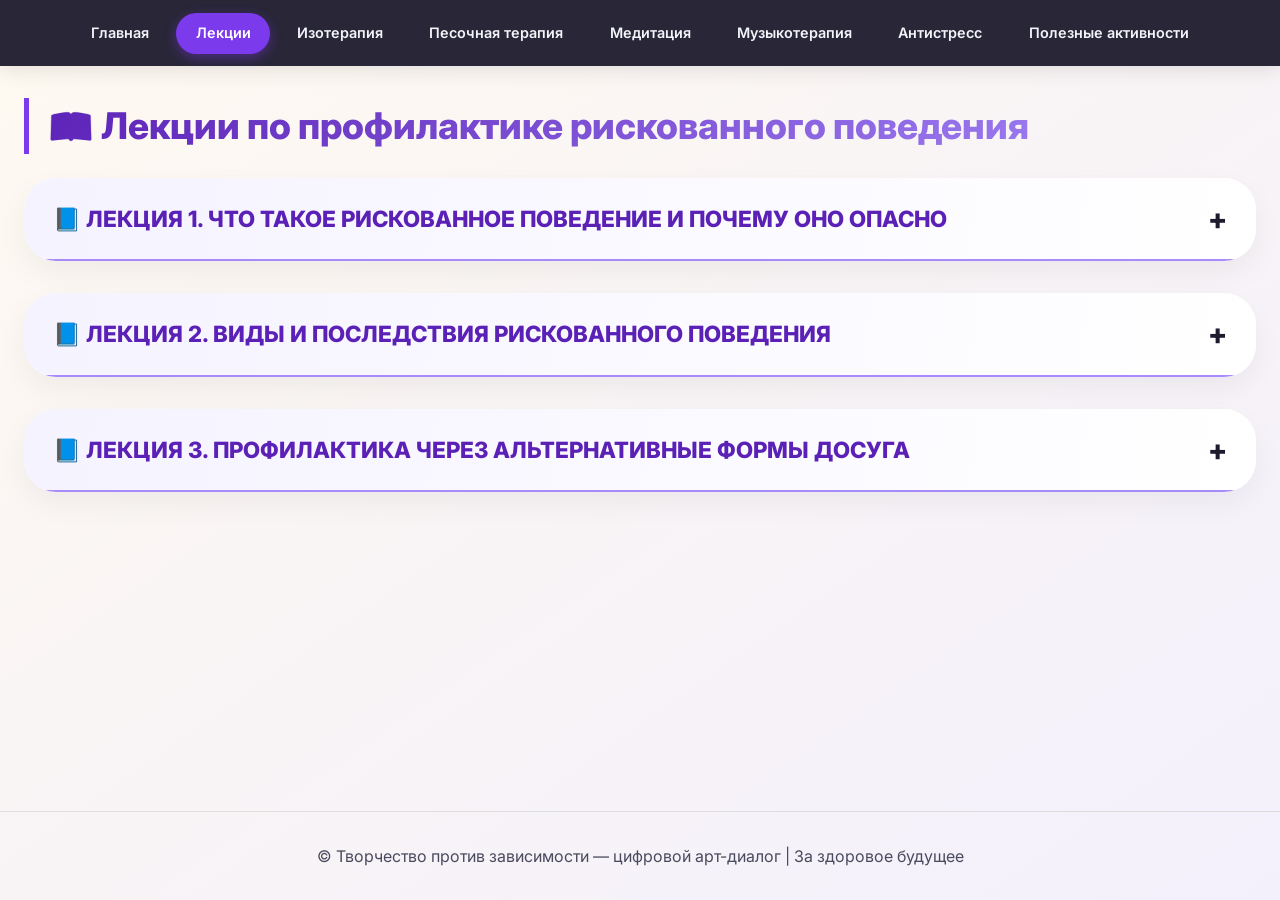
<file: lectures.html>
<!DOCTYPE html>
<html lang="ru">
<head>
    <meta charset="UTF-8">
    <meta name="viewport" content="width=device-width, initial-scale=1.0">
    <title>Лекции | Творчество против зависимости</title>
    <link rel="preconnect" href="https://fonts.googleapis.com">
    <link rel="preconnect" href="https://fonts.gstatic.com" crossorigin>
    <link href="https://fonts.googleapis.com/css2?family=Inter:opsz,wght@14..32,300;14..32,400;14..32,500;14..32,600;14..32,700;14..32,800&display=swap" rel="stylesheet">
    <link rel="stylesheet" href="style.css">
    
</head>
<body>
    <header class="header">
        <nav class="navbar">
            <div class="nav-container">
                <ul class="nav-menu">
                    <li><a href="index.html" class="nav-link">Главная</a></li>
                    <li><a href="lectures.html" class="nav-link active">Лекции</a></li>
                    <li><a href="izotherapy.html" class="nav-link">Изотерапия</a></li>
                    <li><a href="sand-therapy.html" class="nav-link">Песочная терапия</a></li>
                    <li><a href="meditation.html" class="nav-link">Медитация</a></li>
                    <li><a href="music-therapy.html" class="nav-link">Музыкотерапия</a></li>
                    <li><a href="anti-stress.html" class="nav-link">Антистресс</a></li>
                    <li><a href="activities.html" class="nav-link">Полезные активности</a></li>
                </ul>
            </div>
        </nav>
    </header>

    <main>
        <div class="container">
            <h1 class="section-header">📖 Лекции по профилактике рискованного поведения</h1>
            
            <!-- Лекция 1 -->
            <div class="lecture-card">
                <div class="lecture-header" onclick="toggleLecture(this)">
                    <span>📘 ЛЕКЦИЯ 1. ЧТО ТАКОЕ РИСКОВАННОЕ ПОВЕДЕНИЕ И ПОЧЕМУ ОНО ОПАСНО</span>
                    <span class="toggle-icon">+</span>
                </div>
                <div class="lecture-body">
                    <div class="lecture-content">
                        <h3>1.1. Что такое рискованное поведение и почему оно опасно?</h3>
                        <p><strong>Рискованное поведение</strong> – это такой стиль поведения, который с высокой степенью вероятности может привести к потере здоровья, физическому или социальному неблагополучию.</p>
                        
                        <h4>Выделяют 2 типа рискованного поведения:</h4>
                        <ul>
                            <li><strong>Конструктивный риск (положительный):</strong> спорт высших достижений, освоение новой профессии, публичное выступление, участие в олимпиаде.</li>
                            <li><strong>Деструктивный риск (отрицательный):</strong> употребление ПАВ, зацепинг, кибербуллинг, самоповреждения.</li>
                        </ul>
                        
                        <h4>Виды рискованного поведения:</h4>
                        <ul>
                            <li><strong>Физические риски:</strong> экстремальные развлечения, пренебрежение техникой безопасности.</li>
                            <li><strong>Химические риски:</strong> алкоголь, курение, наркотики.</li>
                            <li><strong>Социальные риски:</strong> участие в драках, криминальных группах, травля.</li>
                            <li><strong>Цифровые риски:</strong> кибербуллинг, публикация личных данных, общение с незнакомцами онлайн.</li>
                            <li><strong>Психологические риски:</strong> самоповреждения.</li>
                        </ul>
                        
                        <p>Все виды рискованного поведения подростков ведут к высоким показателям заболеваемости и травматизма, к смертности от внешних и внутренних причин, могут привести к потере трудоспособности и психическому расстройству. Правонарушения могут повлечь за собой административные и уголовные формы ответственности.</p>
                        
                        <h4>Почему рискованное поведение опасно?</h4>
                        <ul>
                            <li><strong>Физический вред:</strong> Высокая вероятность травм, инвалидности или смерти.</li>
                            <li><strong>Психологическое здоровье:</strong> Формирование зависимостей, психические расстройства, хронический стресс.</li>
                            <li><strong>Социальные последствия:</strong> проблемы с законом (уголовная/административная ответственность), разрушение семейных и дружеских связей, трудности с обучением.</li>
                        </ul>
                        
                        <h4>Факторы риска и защиты</h4>
                        <p><strong>Факторы риска (что повышает вероятность):</strong></p>
                        <ul>
                            <li>давление сверстников;</li>
                            <li>проблемы в семье;</li>
                            <li>низкая самооценка;</li>
                            <li>скука, отсутствие увлечений;</li>
                            <li>доступность ПАВ.</li>
                        </ul>
                        
                        <p><strong>Факторы защиты (что снижает вероятность):</strong></p>
                        <ul>
                            <li>доверительные отношения с родителями;</li>
                            <li>наличие хобби и целей;</li>
                            <li>навыки сопротивления давлению;</li>
                            <li>поддержка друзей с позитивными установками;</li>
                            <li>информированность о последствиях.</li>
                        </ul>
                        
                        <p>Как альтернативу рискованным играм и увлечениям, можно предложить: занятия легкой атлетикой, спортивной гимнастикой, акробатикой под руководством тренеров, для развития физических возможностей, ловкости, силы, выносливости и получения впечатлений (дайвинг, альпинизм, фигурное катание, лыжный спорт, футбол, волейбол и др.). Это вполне заменит травмоопасные спортивные развлечения. Занятия танцами, музыкой, рисование, лепка, конструирование и др. Данные занятия дадут возможность получить удовольствие от своих творческих и интеллектуальных возможностей, и позволят получить одобрение от других.</p>
                        
                        <h3>1.2. Почему мы рискуем, границы допустимого (где заканчивается смелость и начинается риск), психологические причины</h3>
                        <p><strong>Факторы, подталкивающие подростков к экстремальным увлечениям:</strong></p>
                        <ol>
                            <li>Возрастные особенности подросткового периода.</li>
                            <li>Личностные характеристики (например, низкая самооценка, стремление самоутвердиться и др.).</li>
                            <li>Особенности семейных отношений (например, недостаток внимания со стороны родителей).</li>
                            <li>Неэффективность досуговой системы, низкий уровень правосознания.</li>
                            <li>Стремление выделяться, быть уникальным, возвыситься над остальными.</li>
                        </ol>
                    </div>
                    
                    <!-- Кнопка скачивания для лекции 1 -->
                    <div class="download-section">
                        <a href="documents/ЛЕКЦИЯ 1. Понимание феномена.docx" download class="btn-download">
                            <svg width="20" height="20" viewBox="0 0 24 24" fill="none" stroke="currentColor" stroke-width="2" stroke-linecap="round" stroke-linejoin="round">
                                <path d="M21 15v4a2 2 0 0 1-2 2H5a2 2 0 0 1-2-2v-4"></path>
                                <polyline points="7 10 12 15 17 10"></polyline>
                                <line x1="12" y1="15" x2="12" y2="3"></line>
                            </svg>
                            Скачать лекцию (DOCX)
                        </a>
                    </div>
                    
                    <button class="quiz-btn" onclick="showQuiz(this, 'test1-paged', 'finish1-paged')">🧠 Пройти тест (15 вопросов)</button>
                    <div class="quiz-container" id="test1-paged" style="display: none;"></div>
                    <div id="finish1-paged" class="quiz-result" style="display: none;"></div>
                </div>
            </div>

            <!-- Лекция 2 -->
            <div class="lecture-card">
                <div class="lecture-header" onclick="toggleLecture(this)">
                    <span>📘 ЛЕКЦИЯ 2. ВИДЫ И ПОСЛЕДСТВИЯ РИСКОВАННОГО ПОВЕДЕНИЯ</span>
                    <span class="toggle-icon">+</span>
                </div>
                <div class="lecture-body">
                    <div class="lecture-content">
                        <h3>2.1. Алкоголь, курение, наркотики: вся правда без прикрас</h3>
                        <p><strong>Воздействие алкоголя.</strong> Что происходит, когда человек выпьет алкоголь? Спустя 30-120 минут после приема внутрь алкоголь полностью всасывается из желудка и тонкого кишечника в кровь. Алкоголь оказывает угнетающее действие на мозговые функции, а растормаживающий и другие возбуждающие эффекты связаны с угнетением тормозных процессов ЦНС.</p>
                        
                        <p>Эмоциональное состояние в период алкогольного опьянения часто характеризуется неустойчивостью и склонностью к быстрым перепадам настроения. Характерными проявлениями алкогольного опьянения служат: неточность движений, нарушение походки и другие расстройства координации, а также нарушения четкости речи.</p>
                        
                        <h4>Вредные последствия алкоголя:</h4>
                        <ul>
                            <li>Головной мозг и периферическая нервная система</li>
                            <li>Печень</li>
                            <li>Поджелудочная железа</li>
                            <li>Сердечно-сосудистая система</li>
                        </ul>
                        
                        <h4>Курение и его последствия</h4>
                        <p>Никотин сужает сосуды, ухудшает память, внешность, повышает риск рака. Пассивное курение опасно так же. К факторам, способствующим приобщению несовершеннолетних к табаку, относятся: стремление подражать друзьям и взрослым, желание казаться самостоятельным.</p>
                        
                        <h4>Наркотики: группы и последствия</h4>
                        <ul>
                            <li><strong>Опиаты:</strong> быстрое привыкание, риск ВИЧ, гепатита.</li>
                            <li><strong>Каннабиноиды:</strong> нарушение координации, снижение интеллекта.</li>
                            <li><strong>Психостимуляторы:</strong> нервное истощение, поражение сердца.</li>
                        </ul>
                        
                        <h3>2.2. Социальное давление: как не поддаться на провокации</h3>
                        <p><strong>Подростковый возраст</strong> — время активного поиска себя, становления личности и социализации. Нередко подростки сталкиваются с социальным давлением и провокациями, подталкивающими к рискованному поведению.</p>
                        
                        <p><strong>Как научиться говорить «нет»: практические стратегии:</strong></p>
                        <ul>
                            <li>Чётко определи свои границы.</li>
                            <li>Используй уверенные фразы отказа.</li>
                            <li>Меняй тему разговора.</li>
                            <li>Предлагай альтернативу.</li>
                            <li>Будь готов уйти из ситуации.</li>
                        </ul>
                    </div>
                    
                    <!-- Кнопка скачивания для лекции 2 -->
                    <div class="download-section">
                        <a href="documents/ЛЕКЦИЯ_2_Виды_и_последствия_рискованного_поведения_Социальное_давление.docx" download class="btn-download">
                            <svg width="20" height="20" viewBox="0 0 24 24" fill="none" stroke="currentColor" stroke-width="2" stroke-linecap="round" stroke-linejoin="round">
                                <path d="M21 15v4a2 2 0 0 1-2 2H5a2 2 0 0 1-2-2v-4"></path>
                                <polyline points="7 10 12 15 17 10"></polyline>
                                <line x1="12" y1="15" x2="12" y2="3"></line>
                            </svg>
                            Скачать лекцию (DOCX)
                        </a>
                    </div>
                    
                    <button class="quiz-btn" onclick="showQuiz(this, 'test2-paged', 'finish2-paged')">🧠 Пройти тест (15 вопросов)</button>
                    <div class="quiz-container" id="test2-paged" style="display: none;"></div>
                    <div id="finish2-paged" class="quiz-result" style="display: none;"></div>
                </div>
            </div>

            <!-- Лекция 3 -->
            <div class="lecture-card">
                <div class="lecture-header" onclick="toggleLecture(this)">
                    <span>📘 ЛЕКЦИЯ 3. ПРОФИЛАКТИКА ЧЕРЕЗ АЛЬТЕРНАТИВНЫЕ ФОРМЫ ДОСУГА</span>
                    <span class="toggle-icon">+</span>
                </div>
                <div class="lecture-body">
                    <div class="lecture-content">
                        <h3>Почему подростки иногда идут на риск?</h3>
                        <ul>
                            <li>жажда острых ощущений;</li>
                            <li>давление сверстников;</li>
                            <li>скука и отсутствие интересных занятий;</li>
                            <li>попытка справиться со стрессом или одиночеством;</li>
                            <li>желание доказать свою «крутость».</li>
                        </ul>
                        
                        <h3>Альтернативы рискованному поведению</h3>
                        <p><strong>Арт-терапия:</strong> эбру — древнее искусство рисования на воде. Оно успокаивает, развивает воображение и учит концентрироваться. Мандалотерапия — рисование мандал помогает упорядочить мысли и чувства.</p>
                        
                        <p><strong>Песочная терапия:</strong> песок помогает выразить то, что сложно сказать словами. Создавая композиции из песка, можно проиграть сложные ситуации и найти решения.</p>
                        
                        <p><strong>Музыкотерапия:</strong> музыка напрямую влияет на настроение. Составьте личный плейлист для разных состояний.</p>
                        
                        <p><strong>Создание игрушек-антистресс:</strong> простые игрушки, которые помогут снять напряжение в любой момент.</p>
                        
                        <p><strong>Медитация:</strong> осознанное сосредоточение на дыхании помогает успокоиться и почувствовать гармонию.</p>
                    </div>
                    
                    <!-- Кнопка скачивания для лекции 3 -->
                    <div class="download-section">
                        <a href="documents/ЛЕКЦИЯ_3_Профилактика_рискованного_поведения_через_альтернативные.docx" download class="btn-download">
                            <svg width="20" height="20" viewBox="0 0 24 24" fill="none" stroke="currentColor" stroke-width="2" stroke-linecap="round" stroke-linejoin="round">
                                <path d="M21 15v4a2 2 0 0 1-2 2H5a2 2 0 0 1-2-2v-4"></path>
                                <polyline points="7 10 12 15 17 10"></polyline>
                                <line x1="12" y1="15" x2="12" y2="3"></line>
                            </svg>
                            Скачать лекцию (DOCX)
                        </a>
                    </div>
                </div>
            </div>
        </div>
    </main>

    <footer class="footer">
        <p>© Творчество против зависимости — цифровой арт-диалог | За здоровое будущее</p>
    </footer>

    <script src="main.js"></script>
    <script>
        function toggleLecture(element) {
            const card = element.closest('.lecture-card');
            card.classList.toggle('open');
            const icon = card.querySelector('.toggle-icon');
            if (icon) {
                icon.textContent = card.classList.contains('open') ? '−' : '+';
            }
        }
        
        function showQuiz(button, testId, finishId) {
            const container = document.getElementById(testId);
            const resultDiv = document.getElementById(finishId);
            
            if (container.style.display === 'none' || !container.style.display) {
                container.style.display = 'block';
                resultDiv.style.display = 'none';
                if (!container.hasAttribute('data-loaded')) {
                    container.setAttribute('data-loaded', 'true');
                }
                // Прокручиваем к тесту
                container.scrollIntoView({ behavior: 'smooth', block: 'start' });
            } else {
                container.style.display = 'none';
                resultDiv.style.display = 'none';
            }
        }
    </script>
</body>
</html>
</file>
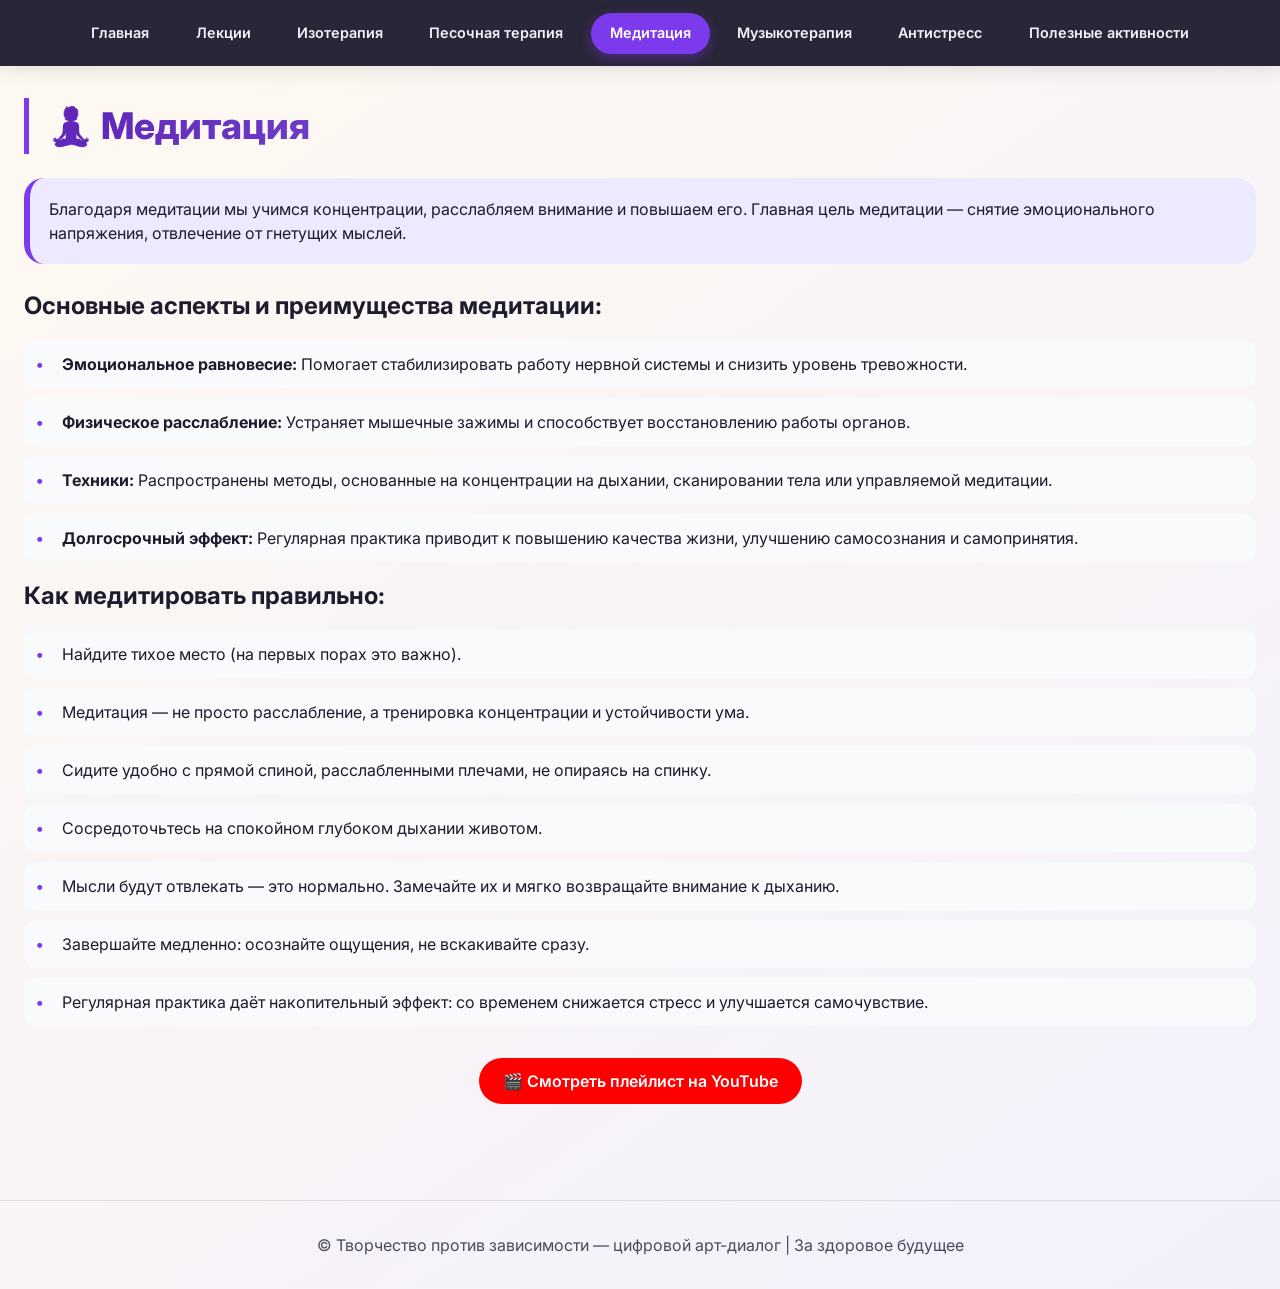
<file: meditation.html>
<!DOCTYPE html>
<html lang="ru">
<head>
    <meta charset="UTF-8">
    <meta name="viewport" content="width=device-width, initial-scale=1.0">
    <title>Медитация | Творчество против зависимости</title>
    <link rel="preconnect" href="https://fonts.googleapis.com">
    <link rel="preconnect" href="https://fonts.gstatic.com" crossorigin>
    <link href="https://fonts.googleapis.com/css2?family=Inter:opsz,wght@14..32,300;14..32,400;14..32,500;14..32,600;14..32,700;14..32,800&display=swap" rel="stylesheet">
    <link rel="stylesheet" href="style.css">
</head>
<body>
    <header class="header">
        <nav class="navbar">
            <div class="nav-container">
                <ul class="nav-menu">
                    <li><a href="index.html" class="nav-link">Главная</a></li>
                    <li><a href="lectures.html" class="nav-link">Лекции</a></li>
                    <li><a href="izotherapy.html" class="nav-link">Изотерапия</a></li>
                    <li><a href="sand-therapy.html" class="nav-link">Песочная терапия</a></li>
                    <li><a href="meditation.html" class="nav-link active">Медитация</a></li>
                    <li><a href="music-therapy.html" class="nav-link">Музыкотерапия</a></li>
                    <li><a href="anti-stress.html" class="nav-link">Антистресс</a></li>
                    <li><a href="activities.html" class="nav-link">Полезные активности</a></li>
                </ul>
            </div>
        </nav>
    </header>

    <main>
        <div class="container">
            <h1 class="section-header">🧘 Медитация</h1>
            
            <div class="info-note">
                Благодаря медитации мы учимся концентрации, расслабляем внимание и повышаем его. Главная цель медитации — снятие эмоционального напряжения, отвлечение от гнетущих мыслей.
            </div>

            <h2>Основные аспекты и преимущества медитации:</h2>
            <ul class="styled-list">
                <li><strong>Эмоциональное равновесие:</strong> Помогает стабилизировать работу нервной системы и снизить уровень тревожности.</li>
                <li><strong>Физическое расслабление:</strong> Устраняет мышечные зажимы и способствует восстановлению работы органов.</li>
                <li><strong>Техники:</strong> Распространены методы, основанные на концентрации на дыхании, сканировании тела или управляемой медитации.</li>
                <li><strong>Долгосрочный эффект:</strong> Регулярная практика приводит к повышению качества жизни, улучшению самосознания и самопринятия.</li>
            </ul>

            <h2>Как медитировать правильно:</h2>
            <ul class="styled-list">
                <li>Найдите тихое место (на первых порах это важно).</li>
                <li>Медитация — не просто расслабление, а тренировка концентрации и устойчивости ума.</li>
                <li>Сидите удобно с прямой спиной, расслабленными плечами, не опираясь на спинку.</li>
                <li>Сосредоточьтесь на спокойном глубоком дыхании животом.</li>
                <li>Мысли будут отвлекать — это нормально. Замечайте их и мягко возвращайте внимание к дыханию.</li>
                <li>Завершайте медленно: осознайте ощущения, не вскакивайте сразу.</li>
                <li>Регулярная практика даёт накопительный эффект: со временем снижается стресс и улучшается самочувствие.</li>
            </ul>

            <div class="youtube-link">
                <a href="https://www.youtube.com/playlist?list=PLp9OMtjTKckmbIKrSnG2h4QuJ27JPlrCo" target="_blank" class="btn-youtube">
                    🎬 Смотреть плейлист на YouTube
                </a>
            </div>
        </div>
    </main>

    <footer class="footer">
        <p>© Творчество против зависимости — цифровой арт-диалог | За здоровое будущее</p>
    </footer>

    <script src="main.js"></script>
</body>
</html>
</file>
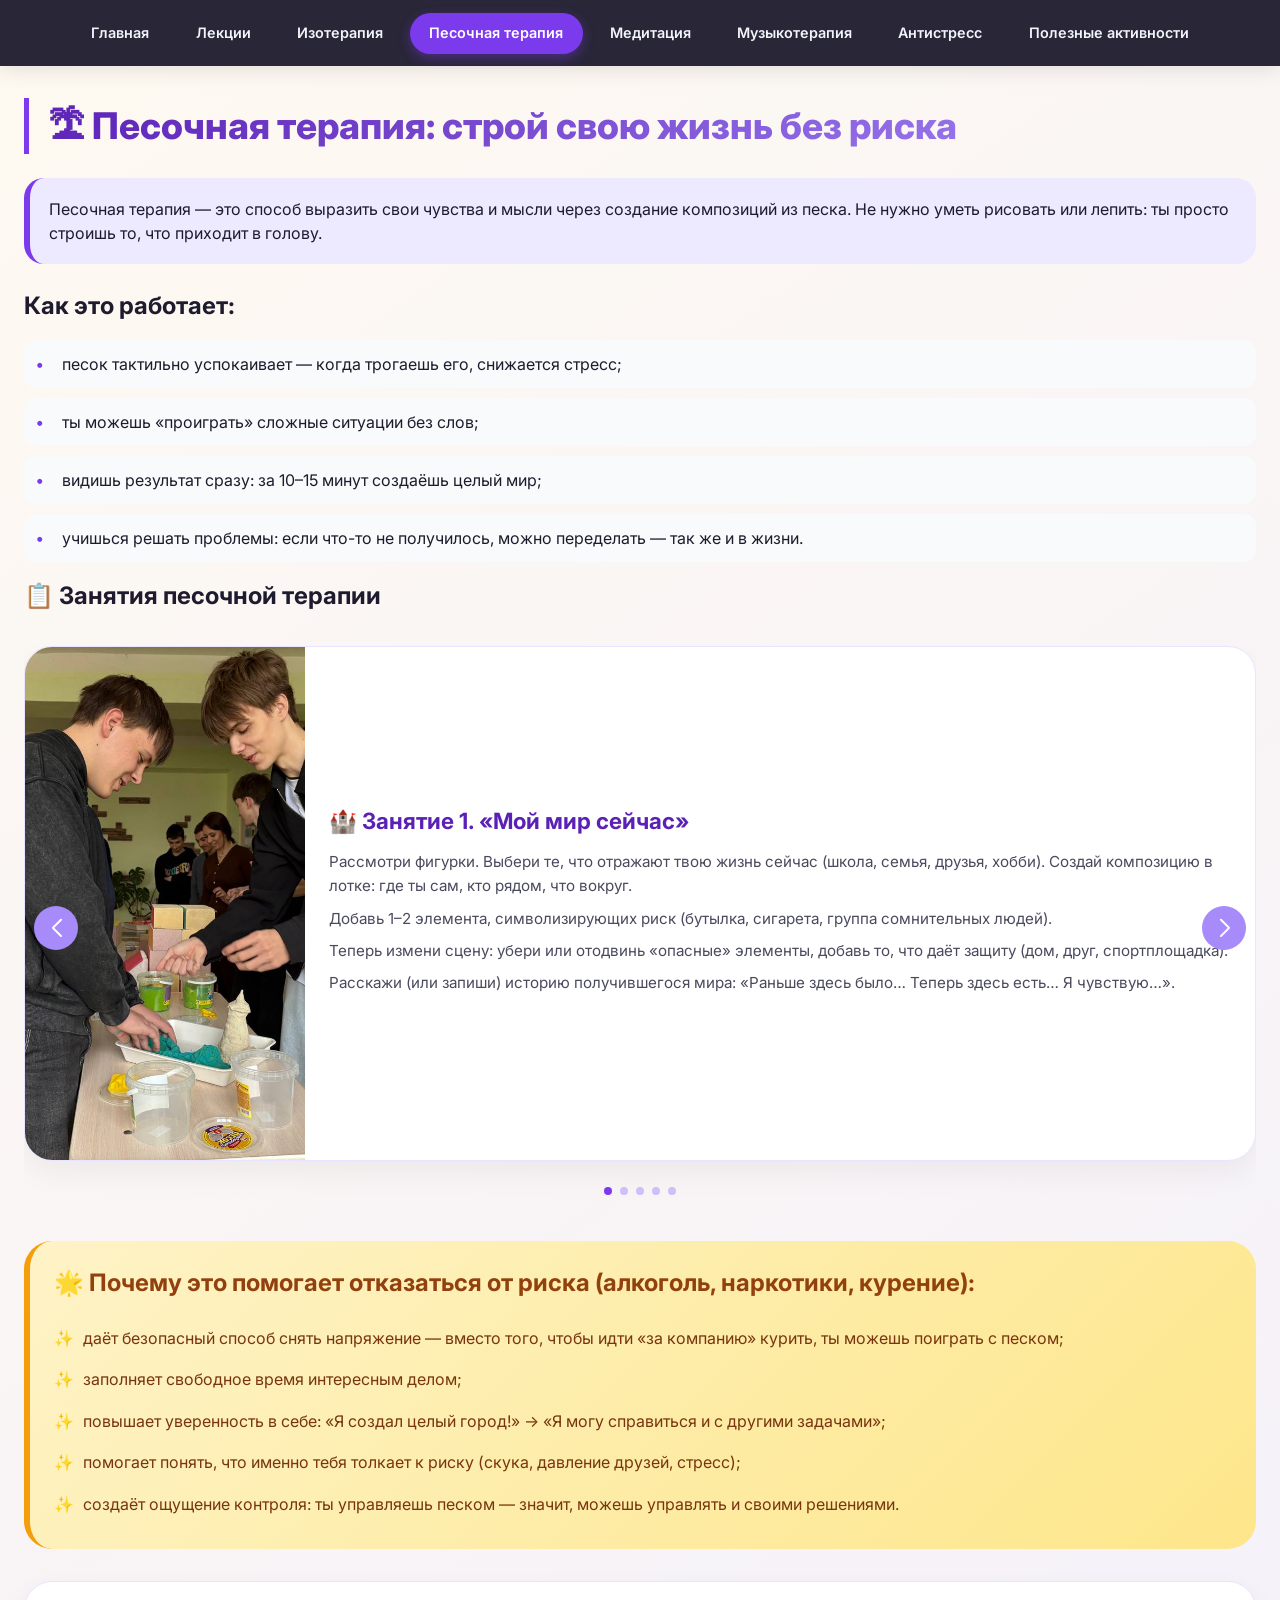
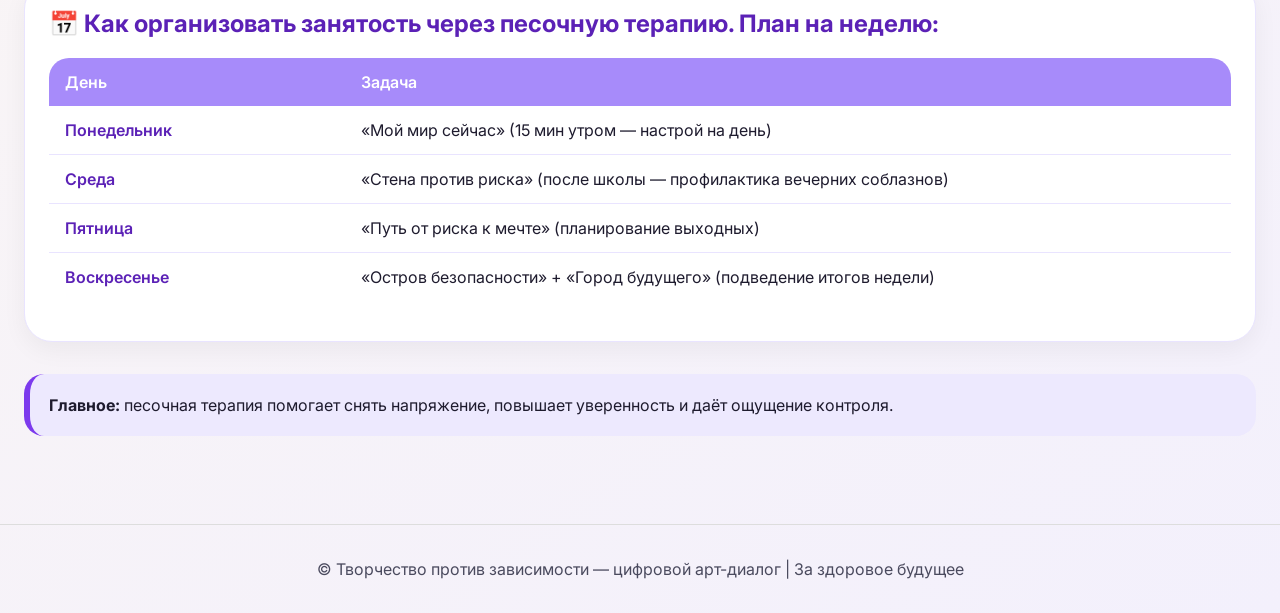
<file: sand-therapy.html>
<!DOCTYPE html>
<html lang="ru">
<head>
    <meta charset="UTF-8">
    <meta name="viewport" content="width=device-width, initial-scale=1.0">
    <title>Песочная терапия | Творчество против зависимости</title>
    <link rel="preconnect" href="https://fonts.googleapis.com">
    <link rel="preconnect" href="https://fonts.gstatic.com" crossorigin>
    <link href="https://fonts.googleapis.com/css2?family=Inter:opsz,wght@14..32,300;14..32,400;14..32,500;14..32,600;14..32,700;14..32,800&display=swap" rel="stylesheet">
    <link rel="stylesheet" href="style.css">
    <link rel="stylesheet" href="https://cdn.jsdelivr.net/npm/swiper@11/swiper-bundle.min.css"/>
    <style>
        /* Дополнительные стили для страницы песочной терапии */
        .why-help {
            background: linear-gradient(135deg, #fef3c7 0%, #fde68a 100%);
            border-radius: 28px;
            padding: 1.5rem;
            margin: 2rem 0;
            border-left: 6px solid #f59e0b;
        }
        
        .why-help h2 {
            color: #92400e;
            margin-bottom: 1rem;
            font-size: 1.5rem;
        }
        
        .why-help ul {
            list-style: none;
            margin: 0;
        }
        
        .why-help li {
            padding: 0.6rem 0 0.6rem 1.8rem;
            position: relative;
            color: #78350f;
            line-height: 1.4;
        }
        
        .why-help li::before {
            content: "✨";
            position: absolute;
            left: 0;
            top: 0.6rem;
        }
        
        .weekly-plan-sand {
            background: white;
            border-radius: 28px;
            padding: 1.5rem;
            margin: 2rem 0;
            box-shadow: 0 8px 25px rgba(0, 0, 0, 0.05);
            border: 1px solid #e9e4ff;
        }
        
        .weekly-plan-sand h2 {
            color: var(--primary-dark);
            margin-bottom: 1rem;
            font-size: 1.5rem;
        }
        
        .plan-table-sand {
            width: 100%;
            border-collapse: collapse;
            margin: 1rem 0;
            border-radius: 20px;
            overflow: hidden;
        }
        
        .plan-table-sand th {
            background: var(--primary-light);
            color: white;
            padding: 12px 16px;
            font-weight: 600;
            text-align: left;
        }
        
        .plan-table-sand td {
            padding: 12px 16px;
            border-bottom: 1px solid #e9e4ff;
            vertical-align: top;
        }
        
        .plan-table-sand tr:last-child td {
            border-bottom: none;
        }
        
        .plan-table-sand tr:hover {
            background: #faf5ff;
        }
        
        .day-cell {
            font-weight: 600;
            color: var(--primary-dark);
            width: 25%;
        }
        
        .task-cell {
            width: 75%;
        }
        
        /* Стили для слайдера с горизонтальными блоками и кнопками */
        .sand-activities-swiper {
            margin: 2rem 0;
            padding-bottom: 3rem;
            overflow: hidden;
            position: relative;
        }
        
        .swiper-button-prev,
        .swiper-button-next {
            background: var(--primary-light);
            color: white;
            width: 44px;
            height: 44px;
            border-radius: 50%;
            transition: all 0.3s ease;
        }
        
        .swiper-button-prev::after,
        .swiper-button-next::after {
            font-size: 18px;
            font-weight: bold;
        }
        
        .swiper-button-prev:hover,
        .swiper-button-next:hover {
            background: var(--primary);
            transform: scale(1.1);
        }
        
        .swiper-button-prev.swiper-button-disabled,
        .swiper-button-next.swiper-button-disabled {
            opacity: 0.5;
            cursor: not-allowed;
        }
        
        .activity-slide {
            height: auto;
        }
        
        .activity-horizontal-card {
            display: flex;
            background: white;
            border-radius: 28px;
            overflow: hidden;
            box-shadow: var(--shadow-sm);
            border: 1px solid #e9e4ff;
            transition: all 0.3s ease;
            height: 100%;
        }
        
        .activity-horizontal-card:hover {
            transform: translateY(-5px);
            box-shadow: var(--shadow-hover);
            border-color: var(--primary-light);
        }
        
        .activity-image {
            flex: 0 0 280px;
            overflow: hidden;
        }
        
        .activity-image img {
            width: 100%;
            height: 100%;
            object-fit: cover;
            transition: transform 0.3s ease;
        }
        
        .activity-horizontal-card:hover .activity-image img {
            transform: scale(1.05);
        }
        
        .activity-content {
            flex: 1;
            padding: 1.5rem;
            display: flex;
            flex-direction: column;
            justify-content: center;
        }
        
        .activity-content h4 {
            color: var(--primary-dark);
            font-size: 1.4rem;
            margin-bottom: 0.8rem;
        }
        
        .activity-content p {
            color: var(--text-muted);
            line-height: 1.6;
            font-size: 0.95rem;
            margin-bottom: 0.5rem;
        }
        
        .activity-content ul {
            margin-left: 1.2rem;
            margin-top: 0.5rem;
            margin-bottom: 0;
        }
        
        .activity-content li {
            color: var(--text-muted);
            font-size: 0.9rem;
            line-height: 1.5;
            margin-bottom: 0.3rem;
        }
        
        .activity-content .instruction-list {
            margin-top: 0.8rem;
        }
        
        .instruction-list li {
            list-style-type: none;
            position: relative;
            padding-left: 1.5rem;
            margin-bottom: 0.5rem;
        }
        
        .instruction-list li::before {
            content: "✓";
            position: absolute;
            left: 0;
            color: var(--primary);
            font-weight: bold;
        }
        
        .swiper-pagination-bullet {
            background: var(--primary-light);
            opacity: 0.5;
        }
        
        .swiper-pagination-bullet-active {
            background: var(--primary);
            opacity: 1;
        }
        
        @media (max-width: 768px) {
            .swiper-button-prev,
            .swiper-button-next {
                width: 36px;
                height: 36px;
            }
            
            .swiper-button-prev::after,
            .swiper-button-next::after {
                font-size: 14px;
            }
            
            .activity-horizontal-card {
                flex-direction: column;
            }
            
            .activity-image {
                flex: none;
                height: 200px;
            }
            
            .activity-content {
                padding: 1rem;
            }
            
            .activity-content h4 {
                font-size: 1.2rem;
            }
            
            .activity-content p {
                font-size: 0.85rem;
            }
            
            .activity-content li {
                font-size: 0.8rem;
            }
            
            .why-help {
                padding: 1rem;
            }
            .why-help h2 {
                font-size: 1.2rem;
            }
            .why-help li {
                font-size: 0.85rem;
                padding: 0.4rem 0 0.4rem 1.5rem;
            }
            .weekly-plan-sand {
                padding: 1rem;
            }
            .weekly-plan-sand h2 {
                font-size: 1.2rem;
            }
            .plan-table-sand th,
            .plan-table-sand td {
                padding: 8px 10px;
                font-size: 0.85rem;
            }
        }
        
        @media (max-width: 480px) {
            .activity-image {
                height: 180px;
            }
        }
    </style>
</head>
<body>
    <header class="header">
        <nav class="navbar">
            <div class="nav-container">
                <ul class="nav-menu">
                    <li><a href="index.html" class="nav-link">Главная</a></li>
                    <li><a href="lectures.html" class="nav-link">Лекции</a></li>
                    <li><a href="izotherapy.html" class="nav-link">Изотерапия</a></li>
                    <li><a href="sand-therapy.html" class="nav-link active">Песочная терапия</a></li>
                    <li><a href="meditation.html" class="nav-link">Медитация</a></li>
                    <li><a href="music-therapy.html" class="nav-link">Музыкотерапия</a></li>
                    <li><a href="anti-stress.html" class="nav-link">Антистресс</a></li>
                    <li><a href="activities.html" class="nav-link">Полезные активности</a></li>
                </ul>
            </div>
        </nav>
    </header>

    <main>
        <div class="container">
            <h1 class="section-header">🏝 Песочная терапия: строй свою жизнь без риска</h1>
            
            <div class="info-note">
                Песочная терапия — это способ выразить свои чувства и мысли через создание композиций из песка. Не нужно уметь рисовать или лепить: ты просто строишь то, что приходит в голову.
            </div>

            <h2>Как это работает:</h2>
            <ul class="styled-list">
                <li>песок тактильно успокаивает — когда трогаешь его, снижается стресс;</li>
                <li>ты можешь «проиграть» сложные ситуации без слов;</li>
                <li>видишь результат сразу: за 10–15 минут создаёшь целый мир;</li>
                <li>учишься решать проблемы: если что-то не получилось, можно переделать — так же и в жизни.</li>
            </ul>

            <!-- Слайдер с занятиями и кнопками навигации -->
            <h2>📋 Занятия песочной терапии</h2>
            <div class="swiper sand-activities-swiper">
                <div class="swiper-wrapper">
                    <!-- Занятие 1 -->
                    <div class="swiper-slide activity-slide">
                        <div class="activity-horizontal-card">
                            <div class="activity-image">
                                <img src="./img/SandTherapy4.jpg" alt="Песочная терапия занятие 1">
                            </div>
                            <div class="activity-content">
                                <h4>🏰 Занятие 1. «Мой мир сейчас»</h4>
                                <p>Рассмотри фигурки. Выбери те, что отражают твою жизнь сейчас (школа, семья, друзья, хобби). Создай композицию в лотке: где ты сам, кто рядом, что вокруг.</p>
                                <p>Добавь 1–2 элемента, символизирующих риск (бутылка, сигарета, группа сомнительных людей).</p>
                                <p>Теперь измени сцену: убери или отодвинь «опасные» элементы, добавь то, что даёт защиту (дом, друг, спортплощадка).</p>
                                <p>Расскажи (или запиши) историю получившегося мира: «Раньше здесь было… Теперь здесь есть… Я чувствую…».</p>
                            </div>
                        </div>
                    </div>
                    
                    <!-- Занятие 2 -->
                    <div class="swiper-slide activity-slide">
                        <div class="activity-horizontal-card">
                            <div class="activity-image">
                                <img src="./img/SandTherapy2.jpg" alt="Песочная терапия занятие 2">
                            </div>
                            <div class="activity-content">
                                <h4>🧱 Занятие 2. «Стена против риска»</h4>
                                <p>Из песка построй высокую стену.</p>
                                <p>Укрась её «кирпичиками» из камешков/бусин — каждый символизирует твою силу:</p>
                                <ul class="instruction-list">
                                    <li>«Я умею говорить „нет“»</li>
                                    <li>«У меня есть друзья, которые поддерживают»</li>
                                    <li>«Я хочу стать врачом/спортсменом/музыкантом»</li>
                                    <li>«Мне нравится кататься на скейте, а не стоять с сигаретой»</li>
                                </ul>
                                <p>Перед стеной размести фигурки, изображающие соблазны (алкоголь, сигареты, компания с вредными привычками).</p>
                                <p>Подумай, как укрепить стену: добавь ещё «кирпичиков» или построй ров с водой (песком).</p>
                                <p>Произнеси вслух: «Эта стена защищает меня от…»</p>
                            </div>
                        </div>
                    </div>
                    
                    <!-- Занятие 3 -->
                    <div class="swiper-slide activity-slide">
                        <div class="activity-horizontal-card">
                            <div class="activity-image">
                                <img src="./img/SandTherapy3.jpg" alt="Песочная терапия занятие 3">
                            </div>
                            <div class="activity-content">
                                <h4>🛤️ Занятие 3. «Путь от риска к мечте»</h4>
                                <p>Раздели лоток на две части:</p>
                                <ul class="instruction-list">
                                    <li><strong>левая</strong> — «Путь риска» (алкоголь/наркотики/курение)</li>
                                    <li><strong>правая</strong> — «Путь мечты» (спорт, учёба, творчество)</li>
                                </ul>
                                <p>Проложи дорожки от фигурки «я сейчас» к обеим зонам:</p>
                                <ul class="instruction-list">
                                    <li>по левой дорожке разложи символы проблем (больница, ссора с родителями, плохая оценка)</li>
                                    <li>по правой — символы достижений (медаль, диплом, гитара)</li>
                                </ul>
                                <p>Реши, куда пойдёт фигурка. Перемести её по выбранной дорожке.</p>
                                <p>Дополни сцену деталями: что нужно сделать сегодня, чтобы завтра оказаться на «пути мечты»?</p>
                            </div>
                        </div>
                    </div>
                    
                    <!-- Занятие 4 -->
                    <div class="swiper-slide activity-slide">
                        <div class="activity-horizontal-card">
                            <div class="activity-image">
                                <img src="./img/SandTherapy1.jpg" alt="Песочная терапия занятие 4">
                            </div>
                            <div class="activity-content">
                                <h4>🏝️ Занятие 4. «Остров безопасности»</h4>
                                <p>Сформируй из песка остров. Окружи его «водой» (голубая бумага или синий песок).</p>
                                <p>Построй на острове то, что дарит покой:</p>
                                <ul class="instruction-list">
                                    <li>шалаш для уединения</li>
                                    <li>футбольные ворота</li>
                                    <li>сцену для выступлений</li>
                                    <li>костёр для встреч с друзьями</li>
                                </ul>
                                <p>Размести на острове фигурку «я».</p>
                                <p>Представь, что ты попал сюда, когда очень хочется поддаться давлению сверстников. Что ты здесь делаешь? Что чувствуешь?</p>
                                <p>Запиши 3 правила посещения «острова»:</p>
                                <ul class="instruction-list">
                                    <li>«Когда мне плохо, я иду сюда в мыслях…»</li>
                                    <li>«Здесь я вспоминаю, что…»</li>
                                    <li>«Если сложно, я звоню…»</li>
                                </ul>
                            </div>
                        </div>
                    </div>
                    
                    <!-- Занятие 5 -->
                    <div class="swiper-slide activity-slide">
                        <div class="activity-horizontal-card">
                            <div class="activity-image">
                                <img src="./img/SandTherapy5.jpg" alt="Песочная терапия занятие 5">
                            </div>
                            <div class="activity-content">
                                <h4>🌆 Занятие 5. «Город будущего без риска»</h4>
                                <p>Построй город мечты:</p>
                                <ul class="instruction-list">
                                    <li>районы спорта (стадион, велодорожки)</li>
                                    <li>творческие кварталы (студия звукозаписи, артмастерская)</li>
                                    <li>зоны отдыха (парк, кафе с настольными играми)</li>
                                    <li>школы и вузы</li>
                                </ul>
                                <p>Убери или перестрой «опасные» зоны (бары, места тусовок с вредными привычками).</p>
                                <p>На цветных карточках напиши: 3 мероприятия города («Фестиваль граффити», «Турнир по стритболу»), 2 правила для жителей («Говорить „нет“ алкоголю», «Помогать тем, кто хочет бросить курить»). Размести карточки в городе.</p>
                                <p>Создай «команду мэра»: выбери 3 фигурки — это твои союзники в реальной жизни (друг, учитель, тренер).</p>
                            </div>
                        </div>
                    </div>
                </div>
                <!-- Кнопки навигации -->
                <div class="swiper-button-prev"></div>
                <div class="swiper-button-next"></div>
                <div class="swiper-pagination"></div>
            </div>

            <!-- Блок "Почему это помогает отказаться от риска" -->
            <div class="why-help">
                <h2>🌟 Почему это помогает отказаться от риска (алкоголь, наркотики, курение):</h2>
                <ul>
                    <li>даёт безопасный способ снять напряжение — вместо того, чтобы идти «за компанию» курить, ты можешь поиграть с песком;</li>
                    <li>заполняет свободное время интересным делом;</li>
                    <li>повышает уверенность в себе: «Я создал целый город!» → «Я могу справиться и с другими задачами»;</li>
                    <li>помогает понять, что именно тебя толкает к риску (скука, давление друзей, стресс);</li>
                    <li>создаёт ощущение контроля: ты управляешь песком — значит, можешь управлять и своими решениями.</li>
                </ul>
            </div>

            <!-- Блок "Как организовать занятость через песочную терапию. План на неделю" -->
            <div class="weekly-plan-sand">
                <h2>📅 Как организовать занятость через песочную терапию. План на неделю:</h2>
                <table class="plan-table-sand">
                    <thead>
                        <tr>
                            <th>День</th>
                            <th>Задача</th>
                        </tr>
                    </thead>
                    <tbody>
                        <tr>
                            <td class="day-cell">Понедельник</td>
                            <td class="task-cell">«Мой мир сейчас» (15 мин утром — настрой на день)</td>
                        </tr>
                        <tr>
                            <td class="day-cell">Среда</td>
                            <td class="task-cell">«Стена против риска» (после школы — профилактика вечерних соблазнов)</td>
                        </tr>
                        <tr>
                            <td class="day-cell">Пятница</td>
                            <td class="task-cell">«Путь от риска к мечте» (планирование выходных)</td>
                        </tr>
                        <tr>
                            <td class="day-cell">Воскресенье</td>
                            <td class="task-cell">«Остров безопасности» + «Город будущего» (подведение итогов недели)</td>
                        </tr>
                    </tbody>
                </table>
            </div>

            <div class="info-note">
                <strong>Главное:</strong> песочная терапия помогает снять напряжение, повышает уверенность и даёт ощущение контроля.
            </div>
        </div>
    </main>

    <footer class="footer">
        <p>© Творчество против зависимости — цифровой арт-диалог | За здоровое будущее</p>
    </footer>

    <script src="https://cdn.jsdelivr.net/npm/swiper@11/swiper-bundle.min.js"></script>
    <script src="main.js"></script>
    <script>
        // Слайдер для занятий песочной терапии с кнопками навигации
        const activitiesSwiper = new Swiper(".sand-activities-swiper", {
            loop: true,
            autoplay: {
                delay: 8000,
                disableOnInteraction: false,
            },
            spaceBetween: 30,
            pagination: {
                el: ".swiper-pagination",
                clickable: true,
            },
            navigation: {
                nextEl: ".swiper-button-next",
                prevEl: ".swiper-button-prev",
            },
            slidesPerView: 1,
            centeredSlides: true,
            speed: 800,
            grabCursor: true,
        });
    </script>
</body>
</html>
</file>
<file: style.css>
* {
    margin: 0;
    padding: 0;
    box-sizing: border-box;
}

:root {
    --bg-gradient: linear-gradient(145deg, #fef9f0 0%, #f3f0fc 100%);
    --card-white: #ffffff;
    --primary: #7c3aed;
    --primary-dark: #5b21b6;
    --primary-light: #a78bfa;
    --text-dark: #1e1b2e;
    --text-muted: #4a4a5e;
    --shadow-sm: 0 12px 30px rgba(0, 0, 0, 0.05);
    --shadow-hover: 0 20px 35px -12px rgba(0, 0, 0, 0.15);
}

body {
    font-family: 'Inter', system-ui, -apple-system, sans-serif;
    background: var(--bg-gradient);
    color: var(--text-dark);
    line-height: 1.5;
    min-height: 100vh;
    display: flex;
    flex-direction: column;
}

/* Header */
.header {
    background: rgba(30, 27, 46, 0.95);
    backdrop-filter: blur(16px);
    position: sticky;
    top: 0;
    z-index: 1000;
    box-shadow: 0 4px 20px rgba(0, 0, 0, 0.1);
}

.navbar {
    max-width: 1400px;
    margin: 0 auto;
    padding: 0.8rem 1.5rem;
}

.nav-container {
    width: 100%;
}

.nav-menu {
    display: flex;
    flex-wrap: wrap;
    justify-content: center;
    gap: 0.5rem;
    list-style: none;
}

.nav-menu li a {
    display: inline-block;
    padding: 0.6rem 1.2rem;
    font-size: 0.9rem;
    font-weight: 600;
    border-radius: 40px;
    color: #f1f5f9;
    text-decoration: none;
    transition: all 0.25s ease;
}

.nav-menu li a:hover {
    background: rgba(255, 255, 255, 0.2);
    transform: translateY(-2px);
}

.nav-menu li a.active {
    background: var(--primary);
    color: white;
    box-shadow: 0 4px 12px rgba(124, 58, 237, 0.4);
}

/* Main content */
main {
    flex: 1;
}

.container {
    max-width: 1300px;
    margin: 0 auto;
    padding: 2rem 1.5rem;
}

/* Hero section */
.hero {
    min-height: 100vh;
    background-size: cover;
    background-position: center;
    display: flex;
    align-items: center;
    justify-content: center;
}

.hero-content {
    max-width: 60rem;
    background: rgba(0, 0, 0, 0.55);
    backdrop-filter: blur(12px);
    border-radius: 48px;
    padding: 2.8rem;
    text-align: center;
    margin: 2rem;
}

.hero-title {
    font-size: 2.5rem;
    font-weight: 800;
    color: white;
    text-shadow: 0 4px 14px rgba(0, 0, 0, 0.3);
    margin-bottom: 1.5rem;
}

.hero-text {
    font-size: 1.2rem;
    color: #f0eef7;
    margin-bottom: 2rem;
}

/* Buttons */
.btn-telegram {
    display: inline-flex;
    align-items: center;
    gap: 12px;
    background: #2b96e0;
    padding: 0.9rem 2rem;
    border-radius: 60px;
    color: white;
    font-weight: bold;
    text-decoration: none;
    transition: 0.2s;
}

.btn-telegram:hover {
    background: #1e7ebf;
    transform: scale(1.02);
}

.btn-youtube {
    display: inline-flex;
    align-items: center;
    gap: 8px;
    background: #ff0000;
    padding: 0.7rem 1.5rem;
    border-radius: 40px;
    color: white;
    font-weight: 600;
    text-decoration: none;
    transition: 0.2s;
}

.btn-youtube:hover {
    background: #cc0000;
    transform: scale(1.02);
}

.btn-youtube.small {
    padding: 0.5rem 1rem;
    font-size: 0.9rem;
}

/* Section headers */
.section-header {
    font-size: 2.3rem;
    font-weight: 800;
    background: linear-gradient(135deg, var(--primary-dark), var(--primary-light));
    -webkit-background-clip: text;
    background-clip: text;
    color: transparent;
    margin-bottom: 1.5rem;
    border-left: 5px solid var(--primary);
    padding-left: 1.2rem;
}

/* Info note */
.info-note {
    background: #ede9fe;
    border-left: 6px solid var(--primary);
    padding: 1.2rem;
    border-radius: 20px;
    margin: 1.5rem 0;
}

/* Lists */
.styled-list {
    list-style: none;
    margin: 1rem 0;
}

.styled-list li {
    background: #f9fafb;
    padding: 12px 16px;
    border-radius: 12px;
    margin-bottom: 10px;
    position: relative;
    padding-left: 38px;
}

.styled-list li::before {
    position: absolute;
    left: 12px;
    top: 12px;
    color: var(--primary);
    font-weight: bold;
    content: "•";
}

.check-list li::before {
    content: "✓";
    font-size: 1.2rem;
}

/* Cards grid */
.cards-grid {
    display: grid;
    grid-template-columns: repeat(auto-fit, minmax(280px, 1fr));
    gap: 1.8rem;
    margin: 2rem 0;
}

.card {
    background: var(--card-white);
    border-radius: 28px;
    padding: 1.5rem;
    box-shadow: var(--shadow-sm);
    transition: 0.25s;
    border: 1px solid #e9e4ff;
}

.card:hover {
    transform: translateY(-6px);
    box-shadow: var(--shadow-hover);
}

.card h4 {
    color: var(--primary-dark);
    font-size: 1.3rem;
    margin-bottom: 0.5rem;
}

.card h5 {
    color: var(--primary-light);
    margin-bottom: 1rem;
}

/* Lecture cards */
.lecture-card {
    background: var(--card-white);
    border-radius: 32px;
    margin-bottom: 2rem;
    box-shadow: var(--shadow-sm);
    overflow: hidden;
}

.lecture-header {
    background: linear-gradient(98deg, #f5f3ff 0%, #ffffff 100%);
    padding: 1.2rem 1.8rem;
    cursor: pointer;
    font-weight: 800;
    font-size: 1.4rem;
    display: flex;
    justify-content: space-between;
    align-items: center;
    border-bottom: 2px solid var(--primary-light);
}

.lecture-header span:first-child {
    color: var(--primary-dark);
}

.toggle-icon {
    font-size: 1.8rem;
    transition: transform 0.2s;
}

.lecture-card.open .toggle-icon {
    transform: rotate(45deg);
}

.lecture-body {
    padding: 0 2rem;
    max-height: 0;
    overflow: hidden;
    transition: max-height 0.4s ease;
}

.lecture-card.open .lecture-body {
    max-height: 2000px;
    padding: 1.5rem 2rem;
}

.lecture-content h3, .lecture-content h4 {
    margin: 1rem 0 0.5rem;
    color: var(--primary-dark);
}

.lecture-content ul {
    margin-left: 1.5rem;
    margin-bottom: 1rem;
}

.lecture-content p {
    margin-bottom: 0.8rem;
}

.quiz-btn {
    margin-top: 1.5rem;
    background: var(--primary-light);
    border: none;
    padding: 0.6rem 1.2rem;
    border-radius: 40px;
    font-weight: 600;
    cursor: pointer;
    transition: 0.2s;
}

.quiz-btn:hover {
    background: var(--primary);
    color: white;
}

/* ========== СТИЛИ ДЛЯ ТЕСТА ========== */
.quiz-container {
    background: white;
    border-radius: 28px;
    padding: 1.5rem;
    margin-top: 1.5rem;
    border: 1px solid #e9e4ff;
    box-shadow: 0 8px 20px rgba(0, 0, 0, 0.05);
    max-height: 600px;
    overflow-y: auto;
    scroll-behavior: smooth;
}

/* Стилизация скроллбара */
.quiz-container::-webkit-scrollbar {
    width: 8px;
}

.quiz-container::-webkit-scrollbar-track {
    background: #f1f1f1;
    border-radius: 10px;
}

.quiz-container::-webkit-scrollbar-thumb {
    background: var(--primary-light);
    border-radius: 10px;
}

.quiz-container::-webkit-scrollbar-thumb:hover {
    background: var(--primary);
}

.paged-questions {
    margin-bottom: 1rem;
}

.quiz-question {
    background: #faf9ff;
    border-radius: 20px;
    padding: 1.2rem;
    margin-bottom: 1rem;
    border: 1px solid #f0ebff;
    transition: all 0.2s ease;
}

.quiz-question:hover {
    box-shadow: 0 4px 12px rgba(124, 58, 237, 0.1);
    border-color: var(--primary-light);
}

.question-text {
    font-weight: 600;
    color: var(--text-dark);
    margin-bottom: 0.8rem;
    font-size: 1rem;
}

.options-list {
    display: flex;
    flex-direction: column;
    gap: 0.5rem;
}

.quiz-option {
    display: flex;
    align-items: center;
    gap: 10px;
    padding: 0.6rem 1rem;
    background: white;
    border-radius: 12px;
    cursor: pointer;
    transition: all 0.2s ease;
    border: 1px solid #e9e4ff;
}

.quiz-option:hover {
    background: #f3efff;
    border-color: var(--primary-light);
}

.quiz-option input[type="radio"] {
    width: 18px;
    height: 18px;
    cursor: pointer;
    accent-color: var(--primary);
}

.quiz-option span {
    flex: 1;
    cursor: pointer;
    font-size: 0.95rem;
    line-height: 1.4;
}

/* Навигация */
.quiz-nav {
    display: flex;
    justify-content: center;
    align-items: center;
    gap: 1.5rem;
    margin: 1rem 0 0.5rem 0;
    padding: 0.5rem 0;
    background: transparent;
    border-top: 1px solid #e9e4ff;
    position: relative;
    z-index: 5;
}

.quiz-nav-btn {
    background: var(--primary-light);
    color: white;
    border: none;
    padding: 0.6rem 1.5rem;
    border-radius: 40px;
    font-weight: 600;
    cursor: pointer;
    transition: all 0.2s ease;
    font-size: 0.9rem;
}

.quiz-nav-btn:hover:not(:disabled) {
    background: var(--primary);
    transform: translateY(-2px);
}

.quiz-nav-btn:disabled {
    background: #ccc;
    cursor: not-allowed;
    opacity: 0.6;
}

.page-info {
    font-weight: 600;
    color: var(--primary-dark);
    background: #ede9fe;
    padding: 0.3rem 1rem;
    border-radius: 40px;
}

.answered-info {
    text-align: center;
    margin: 0.5rem 0;
    color: var(--text-muted);
    font-size: 0.9rem;
    background: #f8f7fc;
    padding: 0.4rem;
    border-radius: 40px;
    position: sticky;
    top: 0;
    z-index: 5;
}

/* Кнопка завершения теста - важные стили */
.submit-paged-test {
    background: linear-gradient(135deg, var(--primary), var(--primary-dark));
    color: white;
    border: none;
    padding: 0.8rem 2rem;
    border-radius: 40px;
    font-weight: 700;
    cursor: pointer;
    transition: all 0.2s ease;
    width: 100%;
    font-size: 1rem;
    margin-top: 0.5rem;
    margin-bottom: 0.5rem;
    display: block;
    text-align: center;
}

.submit-paged-test:hover {
    transform: translateY(-2px);
    box-shadow: 0 6px 20px rgba(124, 58, 237, 0.3);
}

.quiz-result {
    display: none;
    margin-top: 1rem;
    padding: 1.2rem;
    background: linear-gradient(135deg, #f0f9ff 0%, #e6f0fa 100%);
    border-radius: 20px;
    border-left: 4px solid var(--primary);
}

.quiz-result-content {
    text-align: center;
}

.result-score {
    font-size: 1.2rem;
    font-weight: 700;
    margin-bottom: 1rem;
    color: var(--primary-dark);
}

.reset-test {
    background: var(--primary-light);
    border: none;
    padding: 0.5rem 1rem;
    border-radius: 40px;
    cursor: pointer;
    font-weight: 500;
    margin-top: 0.5rem;
}

.reset-test:hover {
    background: var(--primary);
    color: white;
}

/* Test styles from main.js (старые, для обратной совместимости) */
.question {
    margin-bottom: 20px;
    padding: 15px;
    border: 1px solid #ddd;
    border-radius: 8px;
    background: white;
}

.result {
    font-size: 22px;
    margin-left: 10px;
    font-weight: bold;
}

.correct { color: #10b981; }
.wrong { color: #ef4444; }

.finish {
    display: none;
    margin-top: 20px;
    font-size: 18px;
    color: #10b981;
    text-align: center;
    padding: 15px;
    background: #e8f5e9;
    border-radius: 12px;
}

/* Audio list */
.audio-list {
    display: flex;
    flex-direction: column;
    gap: 0.75rem;
    max-height: 500px;
    overflow-y: auto;
    margin: 1.5rem 0;
}

.audio-item {
    background: #f8f6ff;
    border-radius: 60px;
    padding: 0.5rem 1.2rem;
    display: flex;
    align-items: center;
    justify-content: space-between;
    flex-wrap: wrap;
    gap: 10px;
}

/* Gallery */
.gallery-grid {
    display: grid;
    grid-template-columns: repeat(auto-fill, minmax(200px, 1fr));
    gap: 1.2rem;
    margin-top: 1.5rem;
}

.gallery-img {
    width: 100%;
    height: 180px;
    object-fit: cover;
    border-radius: 24px;
    cursor: pointer;
    transition: 0.2s;
    box-shadow: var(--shadow-sm);
}

.gallery-img:hover {
    transform: scale(1.02);
    box-shadow: var(--shadow-hover);
}

/* Lightbox */
.lightbox {
    position: fixed;
    top: 0;
    left: 0;
    width: 100%;
    height: 100%;
    background: rgba(0, 0, 0, 0.9);
    display: none;
    align-items: center;
    justify-content: center;
    z-index: 2000;
}

.lightbox.active {
    display: flex;
}

.lightbox-img {
    max-width: 90%;
    max-height: 90%;
    border-radius: 24px;
}

.close-lightbox {
    position: absolute;
    top: 25px;
    right: 35px;
    font-size: 44px;
    color: white;
    cursor: pointer;
}

/* Swiper */
.swiper {
    margin: 2rem 0;
    padding-bottom: 2rem;
}

.sand-card {
    background: white;
    border-radius: 28px;
    padding: 1.5rem;
    box-shadow: var(--shadow-sm);
    min-height: 280px;
}

.sand-card h4 {
    color: var(--primary-dark);
    margin-bottom: 1rem;
    font-size: 1.3rem;
}

/* Links grid */
.links-grid {
    display: flex;
    flex-wrap: wrap;
    gap: 1rem;
    margin: 1rem 0;
}

.youtube-link, .youtube-links {
    text-align: center;
    margin: 2rem 0;
}

/* Footer */
.footer {
    text-align: center;
    padding: 2rem;
    color: var(--text-muted);
    border-top: 1px solid #ddd;
    margin-top: 2rem;
}

/* Instagram Button Styles */
.btn-instagram {
    display: inline-flex;
    align-items: center;
    justify-content: center;
    gap: 12px;
    background: linear-gradient(135deg, #833ab4 0%, #fd1d1d 50%, #fcb045 100%);
    padding: 1rem 2rem;
    border-radius: 60px;
    color: white;
    font-weight: 700;
    font-size: 1.1rem;
    text-decoration: none;
    transition: all 0.3s ease;
    position: relative;
    overflow: hidden;
    box-shadow: 0 8px 25px rgba(0, 0, 0, 0.2);
    border: none;
    cursor: pointer;
}

.btn-instagram::before {
    content: '';
    position: absolute;
    top: 0;
    left: -100%;
    width: 100%;
    height: 100%;
    background: linear-gradient(90deg, transparent, rgba(255, 255, 255, 0.3), transparent);
    transition: left 0.5s ease;
}

.btn-instagram:hover::before {
    left: 100%;
}

.btn-instagram:hover {
    transform: translateY(-3px);
    box-shadow: 0 12px 35px rgba(0, 0, 0, 0.3);
}

.btn-instagram:active {
    transform: translateY(0px);
}

.instagram-icon {
    width: 24px;
    height: 24px;
    filter: drop-shadow(0 2px 4px rgba(0, 0, 0, 0.1));
}

.arrow-icon {
    width: 20px;
    height: 20px;
    transition: transform 0.3s ease;
}

.btn-instagram:hover .arrow-icon {
    transform: translateX(5px);
}

.btn-instagram span {
    letter-spacing: 0.5px;
}

/* Download button styles */
.download-section {
    margin: 1rem 0 0.5rem 0;
    text-align: right;
}

.btn-download {
    display: inline-flex;
    align-items: center;
    gap: 8px;
    background: #10b981;
    color: white;
    padding: 0.6rem 1.2rem;
    border-radius: 40px;
    font-weight: 600;
    font-size: 0.9rem;
    text-decoration: none;
    transition: all 0.2s ease;
    border: none;
    cursor: pointer;
}

.btn-download:hover {
    background: #059669;
    transform: translateY(-2px);
    box-shadow: 0 4px 12px rgba(16, 185, 129, 0.3);
}

.btn-download svg {
    transition: transform 0.2s ease;
}

.btn-download:hover svg {
    transform: translateY(2px);
}

/* Responsive */
@media (max-width: 768px) {
    .hero-title { font-size: 1.6rem; }
    .section-header { font-size: 1.8rem; }
    .nav-menu li a { padding: 0.4rem 0.8rem; font-size: 0.75rem; }
    .lecture-header { font-size: 1rem; padding: 1rem; }
    .hero-content { padding: 1.5rem; margin: 1rem; }
    .btn-instagram {
        padding: 0.8rem 1.5rem;
        font-size: 0.95rem;
        gap: 8px;
    }
    .instagram-icon {
        width: 20px;
        height: 20px;
    }
    .arrow-icon {
        width: 18px;
        height: 18px;
    }
    .quiz-container {
        padding: 1rem;
        max-height: 450px;
    }
    .quiz-question {
        padding: 1rem;
    }
    .quiz-option {
        padding: 0.5rem 0.8rem;
    }
    .quiz-option span {
        font-size: 0.85rem;
    }
    .quiz-nav {
        gap: 1rem;
        margin: 0.5rem 0 0.25rem 0;
        padding: 0.4rem 0;
    }
    .quiz-nav-btn {
        padding: 0.5rem 1rem;
        font-size: 0.8rem;
    }
    .submit-paged-test {
        padding: 0.6rem 1.2rem;
        font-size: 0.9rem;
    }
    .answered-info {
        font-size: 0.8rem;
        padding: 0.3rem;
    }
    .download-section {
        text-align: center;
        margin: 1rem 0;
    }
    .btn-download {
        padding: 0.5rem 1rem;
        font-size: 0.8rem;
        width: 100%;
        justify-content: center;
    }
}
</file>
